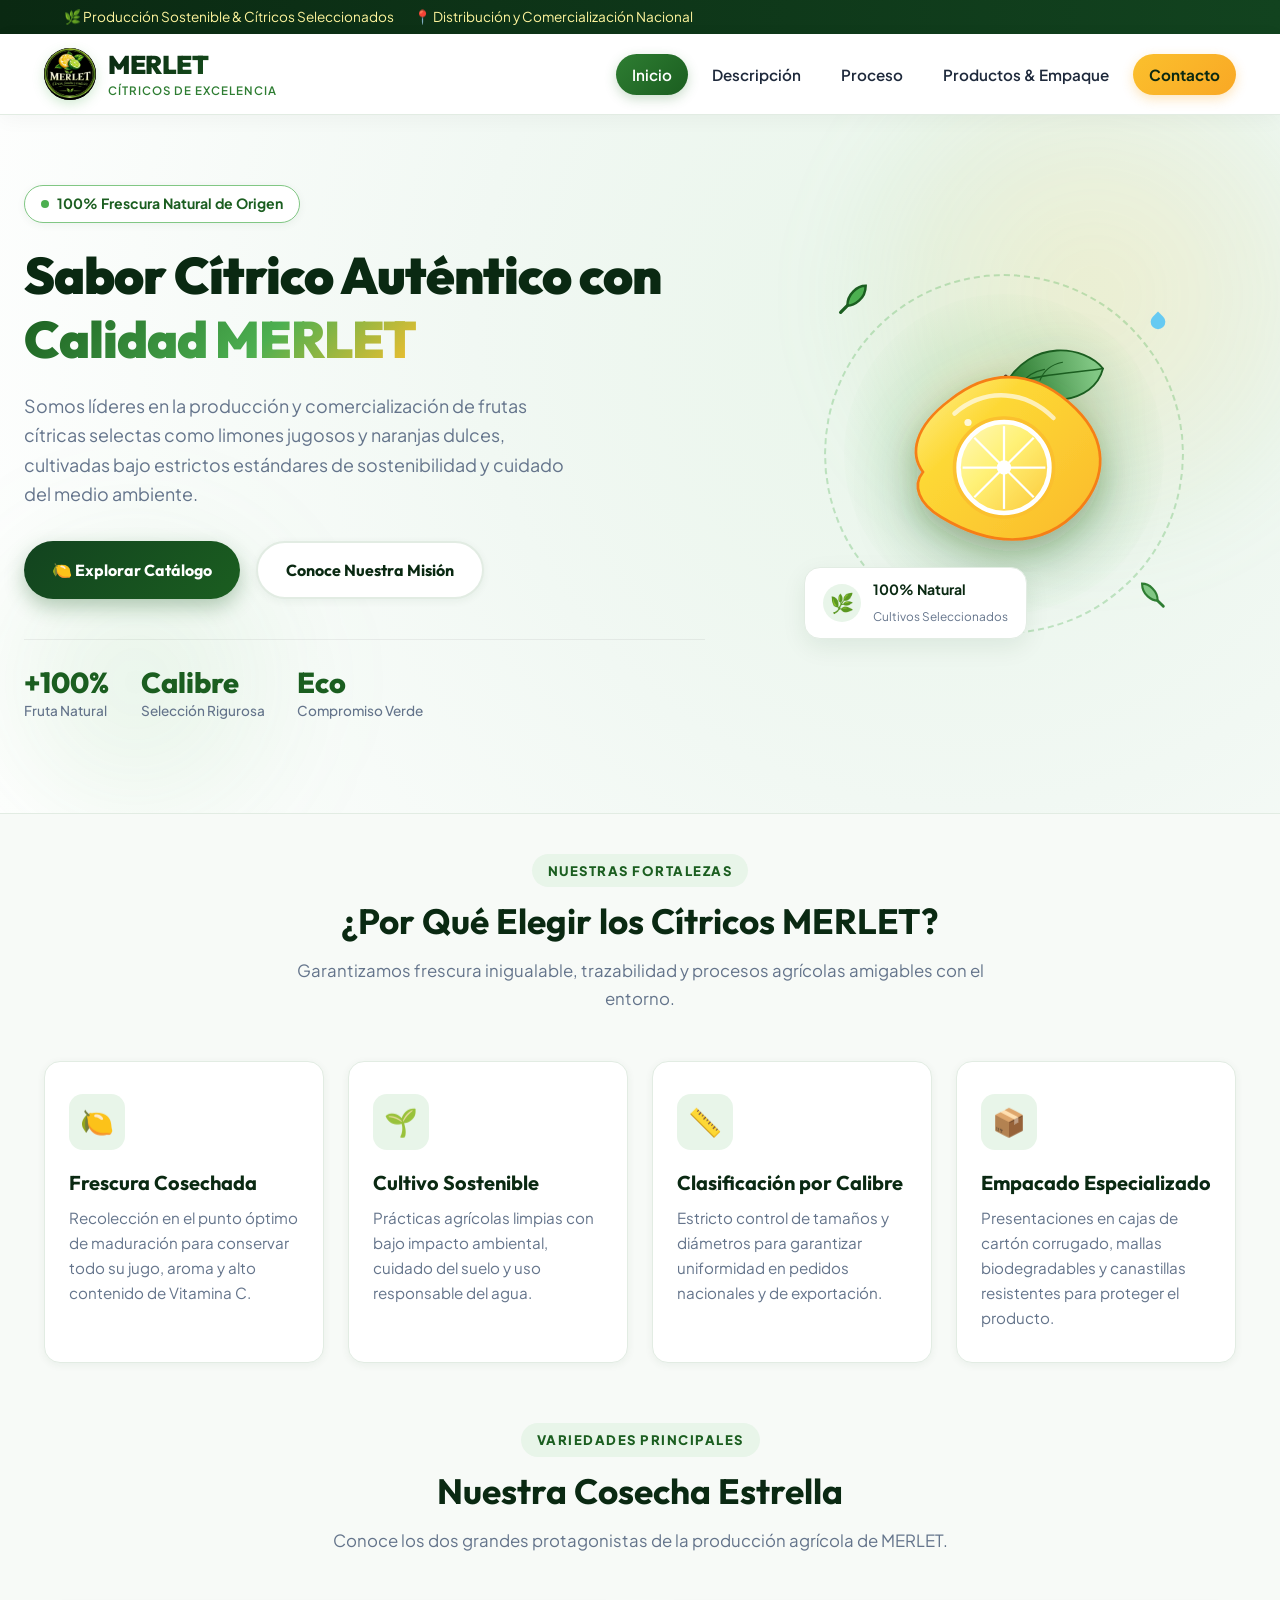
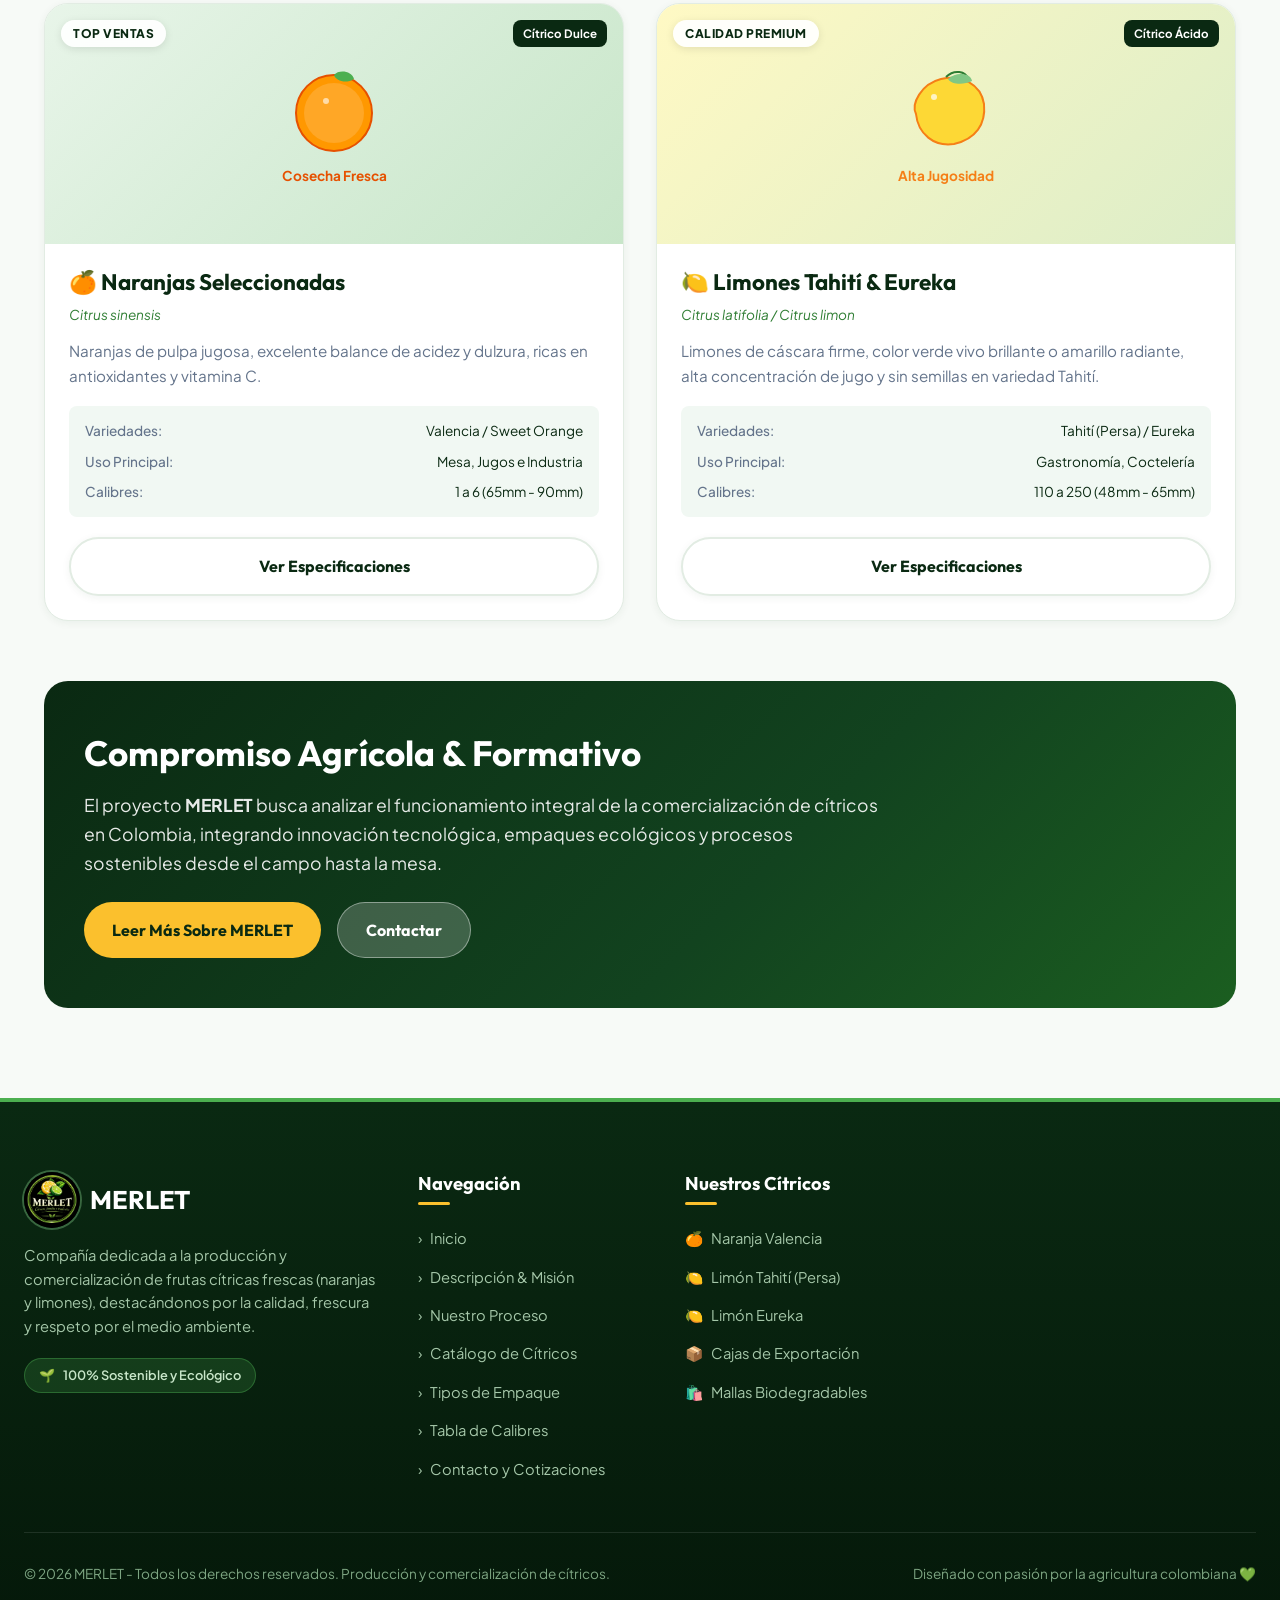
<file: index.html>
<!DOCTYPE html>
<html lang="es">
<head>
    <meta charset="UTF-8">
    <meta name="viewport" content="width=device-width, initial-scale=1.0">
    <title>MERLET | Frutas Cítricas de Calidad y Frescura</title>
    <meta name="description" content="MERLET - Empresa dedicada a la producción y comercialización de frutas cítricas como naranjas y limones frescos con compromiso ecológico.">
    <link rel="stylesheet" href="css/estilos.css">
</head>

<body>

    <!-- BARRA SUPERIOR DE ANUNCIO -->
    <div class="top-bar">
        <div class="top-bar-info">
            <span>🌿 Producción Sostenible & Cítricos Seleccionados</span>
            <span>📍 Distribución y Comercialización Nacional</span>
        </div>
        
    </div>

    <!-- NAVEGACIÓN PRINCIPAL -->
    <header class="navbar">
        <div class="nav-container">
            <a href="index.html" class="brand-logo">
                <div class="brand-icon-wrapper brand-icon-img">
                    <img src="imgs/logo.jpeg" alt="Logo MERLET">
                </div>
                <div class="brand-text">
                    <h1>MERLET</h1>
                    <span>Cítricos de Excelencia</span>
                </div>
            </a>

            <nav class="nav-links">
                <a href="index.html" class="active">Inicio</a>
                <a href="Descripcion.html">Descripción</a>
                <a href="Proceso.html">Proceso</a>
                <a href="Productos.html">Productos & Empaque</a>
                <a href="Contacto.html" class="nav-cta">Contacto</a>
            </nav>
        </div>
    </header>

    <!-- HERO SECTION IMPACTANTE CON LIMÓN ANIMADO -->
    <section class="hero-citrus">
        <div class="hero-container">
            
            <div class="hero-content">
                <div class="hero-badge">
                    <span class="pulse-dot"></span>
                    <span>100% Frescura Natural de Origen</span>
                </div>
                
                <h1>Sabor Cítrico Auténtico con <span class="highlight">Calidad MERLET</span></h1>
                
                <p class="hero-description">
                    Somos líderes en la producción y comercialización de frutas cítricas selectas como limones jugosos y naranjas dulces, cultivadas bajo estrictos estándares de sostenibilidad y cuidado del medio ambiente.
                </p>

                <div class="hero-actions">
                    <a href="Productos.html" class="btn btn-primary">
                        <span>🍋 Explorar Catálogo</span>
                    </a>
                    <a href="Descripcion.html" class="btn btn-secondary">
                        <span>Conoce Nuestra Misión</span>
                    </a>
                </div>

                <div class="hero-stats">
                    <div class="stat-item">
                        <h3>+100%</h3>
                        <p>Fruta Natural</p>
                    </div>
                    <div class="stat-item">
                        <h3>Calibre</h3>
                        <p>Selección Rigurosa</p>
                    </div>
                    <div class="stat-item">
                        <h3>Eco</h3>
                        <p>Compromiso Verde</p>
                    </div>
                </div>
            </div>

            <!-- ILUSTRACIÓN / COMPOSICIÓN DINÁMICA DEL LIMÓN -->
            <div class="hero-visual">
                <div class="citrus-showcase">
                    <div class="lemon-circle-glow"></div>
                    <div class="lemon-orbit-ring"></div>

                    <!-- Gotas y hojas flotantes animadas -->
                    <div class="floating-element float-leaf-1">
                        <svg width="40" height="40" viewBox="0 0 24 24" fill="none">
                            <path d="M19 4C14 4 8 9 8 16C12 16 19 12 19 4Z" fill="#4caf50" stroke="#1b5e20" stroke-width="1.5"/>
                            <path d="M8 16L4 20" stroke="#1b5e20" stroke-width="2" stroke-linecap="round"/>
                        </svg>
                    </div>

                    <div class="floating-element float-leaf-2">
                        <svg width="34" height="34" viewBox="0 0 24 24" fill="none">
                            <path d="M5 4C10 4 16 9 16 16C12 16 5 12 5 4Z" fill="#81c784" stroke="#2e7d32" stroke-width="1.5"/>
                            <path d="M16 16L20 20" stroke="#2e7d32" stroke-width="2" stroke-linecap="round"/>
                        </svg>
                    </div>

                    <div class="floating-element float-drop-1">
                        <svg width="22" height="22" viewBox="0 0 24 24" fill="none">
                            <path d="M12 2.69l5.66 5.66a8 8 0 1 1-11.31 0z" fill="#4fc3f7" opacity="0.85"/>
                        </svg>
                    </div>

                    <div class="floating-element float-drop-2">
                        <svg width="18" height="18" viewBox="0 0 24 24" fill="none">
                            <path d="M12 2.69l5.66 5.66a8 8 0 1 1-11.31 0z" fill="#81d4fa" opacity="0.8"/>
                        </svg>
                    </div>

                    <!-- LIMÓN PRINCIPAL EN VECTOR DE ALTA RESOLUCIÓN Y DETALLE -->
                    <div class="lemon-hero-art">
                        <svg viewBox="0 0 300 300" width="100%" height="100%" fill="none" xmlns="http://www.w3.org/2000/svg">
                            <defs>
                                <linearGradient id="lemonSkinGrad" x1="50" y1="50" x2="250" y2="250" gradientUnits="userSpaceOnUse">
                                    <stop offset="0%" stop-color="#fff59d"/>
                                    <stop offset="35%" stop-color="#fdd835"/>
                                    <stop offset="85%" stop-color="#fbc02d"/>
                                    <stop offset="100%" stop-color="#f57f17"/>
                                </linearGradient>
                                <linearGradient id="leafGrad" x1="150" y1="30" x2="240" y2="10" gradientUnits="userSpaceOnUse">
                                    <stop offset="0%" stop-color="#2e7d32"/>
                                    <stop offset="100%" stop-color="#81c784"/>
                                </linearGradient>
                                <linearGradient id="slicePulpGrad" x1="80" y1="80" x2="220" y2="220" gradientUnits="userSpaceOnUse">
                                    <stop offset="0%" stop-color="#fffde7"/>
                                    <stop offset="50%" stop-color="#fff176"/>
                                    <stop offset="100%" stop-color="#fbc02d"/>
                                </linearGradient>
                                <filter id="lemonGlow" x="-20%" y="-20%" width="140%" height="140%">
                                    <feDropShadow dx="0" dy="12" stdDeviation="15" flood-color="#1b5e20" flood-opacity="0.25"/>
                                </filter>
                            </defs>

                            <!-- Hoja del limón -->
                            <path d="M150 75 C180 20, 240 30, 260 55 C250 95, 190 100, 150 75 Z" fill="url(#leafGrad)" stroke="#1b5e20" stroke-width="2"/>
                            <path d="M150 75 C190 60, 230 60, 260 55" stroke="#1b5e20" stroke-width="1.8" stroke-linecap="round"/>
                            <path d="M190 68 C195 55, 205 50, 215 48" stroke="#1b5e20" stroke-width="1.2" stroke-linecap="round"/>
                            <path d="M170 72 C175 62, 185 58, 195 56" stroke="#1b5e20" stroke-width="1.2" stroke-linecap="round"/>
                            
                            <!-- Tallo -->
                            <path d="M142 88 C144 76, 148 68, 152 64" stroke="#4e342e" stroke-width="4.5" stroke-linecap="round"/>

                            <!-- Cuerpo del Limón (Forma Elíptica Cítrica con puntas) -->
                            <g filter="url(#lemonGlow)">
                                <path d="M 60 170 C 45 150, 50 120, 90 90 C 140 50, 190 60, 230 100 C 265 135, 265 175, 235 210 C 190 260, 130 250, 80 220 C 55 205, 48 185, 60 170 Z" 
                                      fill="url(#lemonSkinGrad)" stroke="#f57f17" stroke-width="3"/>
                                
                                <!-- Brillo de luz superior -->
                                <path d="M 95 105 C 130 75, 175 80, 205 110" stroke="#ffffff" stroke-width="5" stroke-linecap="round" opacity="0.65"/>
                                <circle cx="110" cy="115" r="4" fill="#ffffff" opacity="0.8"/>
                                
                                <!-- Rodaja frontal decorativa (Corte transversal) -->
                                <circle cx="150" cy="165" r="55" fill="#ffffff" stroke="#fbc02d" stroke-width="4"/>
                                <circle cx="150" cy="165" r="48" fill="url(#slicePulpGrad)"/>
                                
                                <!-- Gajos interiores del corte -->
                                <circle cx="150" cy="165" r="8" fill="#ffffff"/>
                                <!-- Segmentos radiantes -->
                                <line x1="150" y1="165" x2="150" y2="119" stroke="#ffffff" stroke-width="2.5"/>
                                <line x1="150" y1="165" x2="183" y2="132" stroke="#ffffff" stroke-width="2.5"/>
                                <line x1="150" y1="165" x2="196" y2="165" stroke="#ffffff" stroke-width="2.5"/>
                                <line x1="150" y1="165" x2="183" y2="198" stroke="#ffffff" stroke-width="2.5"/>
                                <line x1="150" y1="165" x2="150" y2="211" stroke="#ffffff" stroke-width="2.5"/>
                                <line x1="150" y1="165" x2="117" y2="198" stroke="#ffffff" stroke-width="2.5"/>
                                <line x1="150" y1="165" x2="104" y2="165" stroke="#ffffff" stroke-width="2.5"/>
                                <line x1="150" y1="165" x2="117" y2="132" stroke="#ffffff" stroke-width="2.5"/>
                            </g>
                        </svg>
                    </div>

                    <!-- Badge flotante de certificación -->
                    <div class="floating-badge">
                        <div class="floating-badge-icon">🌿</div>
                        <div class="floating-badge-text">
                            <strong>100% Natural</strong>
                            <span>Cultivos Seleccionados</span>
                        </div>
                    </div>
                </div>
            </div>

        </div>
    </section>

    <!-- CONTENIDO PRINCIPAL -->
    <main>

        <!-- SECCIÓN: PILARES Y VENTAJAS -->
        <section style="background: transparent; padding: 0; box-shadow: none; border: none;">
            <div class="section-header">
                <span class="section-tag">Nuestras Fortalezas</span>
                <h2 class="section-title">¿Por Qué Elegir los Cítricos MERLET?</h2>
                <p class="section-subtitle">Garantizamos frescura inigualable, trazabilidad y procesos agrícolas amigables con el entorno.</p>
            </div>

            <div class="features-grid">
                <div class="feature-card">
                    <div class="feature-icon-box">🍋</div>
                    <h3>Frescura Cosechada</h3>
                    <p>Recolección en el punto óptimo de maduración para conservar todo su jugo, aroma y alto contenido de Vitamina C.</p>
                </div>

                <div class="feature-card">
                    <div class="feature-icon-box">🌱</div>
                    <h3>Cultivo Sostenible</h3>
                    <p>Prácticas agrícolas limpias con bajo impacto ambiental, cuidado del suelo y uso responsable del agua.</p>
                </div>

                <div class="feature-card">
                    <div class="feature-icon-box">📏</div>
                    <h3>Clasificación por Calibre</h3>
                    <p>Estricto control de tamaños y diámetros para garantizar uniformidad en pedidos nacionales y de exportación.</p>
                </div>

                <div class="feature-card">
                    <div class="feature-icon-box">📦</div>
                    <h3>Empacado Especializado</h3>
                    <p>Presentaciones en cajas de cartón corrugado, mallas biodegradables y canastillas resistentes para proteger el producto.</p>
                </div>
            </div>
        </section>

        <!-- SECCIÓN: VISTA RÁPIDA DE PRODUCTOS -->
        <section style="background: transparent; padding: 0; box-shadow: none; border: none; margin-top: 40px;">
            <div class="section-header">
                <span class="section-tag">Variedades Principales</span>
                <h2 class="section-title">Nuestra Cosecha Estrella</h2>
                <p class="section-subtitle">Conoce los dos grandes protagonistas de la producción agrícola de MERLET.</p>
            </div>

            <div class="products-grid">
                <!-- Tarjeta Naranjas -->
                <div class="product-card">
                    <div class="product-img-wrapper">
                        <!-- Ilustración Cítrica SVG -->
                        <div class="product-placeholder-svg">
                            <svg width="100" height="100" viewBox="0 0 100 100" fill="none">
                                <circle cx="50" cy="54" r="38" fill="#ff9800" stroke="#e65100" stroke-width="2"/>
                                <circle cx="50" cy="54" r="30" fill="#ffa726"/>
                                <path d="M50 16 C55 10, 68 12, 70 20 C62 25, 52 22, 50 16 Z" fill="#4caf50"/>
                                <circle cx="42" cy="42" r="3" fill="#ffffff" opacity="0.6"/>
                            </svg>
                            <span style="font-weight: 700; color: #e65100; margin-top: 6px; font-size: 0.85rem;">Cosecha Fresca</span>
                        </div>
                        <span class="product-badge">Top Ventas</span>
                        <span class="product-category-tag">Cítrico Dulce</span>
                    </div>

                    <div class="product-body">
                        <h3>🍊 Naranjas Seleccionadas</h3>
                        <span class="product-scientific">Citrus sinensis</span>
                        <p>Naranjas de pulpa jugosa, excelente balance de acidez y dulzura, ricas en antioxidantes y vitamina C.</p>
                        
                        <ul class="product-spec-list">
                            <li><strong>Variedades:</strong> <span>Valencia / Sweet Orange</span></li>
                            <li><strong>Uso Principal:</strong> <span>Mesa, Jugos e Industria</span></li>
                            <li><strong>Calibres:</strong> <span>1 a 6 (65mm - 90mm)</span></li>
                        </ul>

                        <a href="Productos.html#naranjas" class="btn btn-secondary" style="width: 100%;">
                            Ver Especificaciones
                        </a>
                    </div>
                </div>

                <!-- Tarjeta Limones -->
                <div class="product-card">
                    <div class="product-img-wrapper">
                        <!-- Ilustración Limón SVG -->
                        <div class="product-placeholder-svg" style="background: linear-gradient(135deg, #fff9c4 0%, #dcedc8 100%);">
                            <svg width="100" height="100" viewBox="0 0 100 100" fill="none">
                                <path d="M20 55 C15 45, 25 25, 45 20 C65 15, 85 25, 88 45 C90 65, 80 80, 58 85 C38 88, 22 75, 20 55 Z" fill="#fdd835" stroke="#f57f17" stroke-width="2"/>
                                <path d="M50 18 C58 10, 70 12, 72 20" stroke="#2e7d32" stroke-width="2"/>
                                <path d="M52 20 C60 12, 75 14, 76 22 C68 26, 56 26, 52 20 Z" fill="#81c784"/>
                                <circle cx="38" cy="38" r="3" fill="#ffffff" opacity="0.7"/>
                            </svg>
                            <span style="font-weight: 700; color: #f57f17; margin-top: 6px; font-size: 0.85rem;">Alta Jugosidad</span>
                        </div>
                        <span class="product-badge">Calidad Premium</span>
                        <span class="product-category-tag">Cítrico Ácido</span>
                    </div>

                    <div class="product-body">
                        <h3>🍋 Limones Tahití & Eureka</h3>
                        <span class="product-scientific">Citrus latifolia / Citrus limon</span>
                        <p>Limones de cáscara firme, color verde vivo brillante o amarillo radiante, alta concentración de jugo y sin semillas en variedad Tahití.</p>
                        
                        <ul class="product-spec-list">
                            <li><strong>Variedades:</strong> <span>Tahití (Persa) / Eureka</span></li>
                            <li><strong>Uso Principal:</strong> <span>Gastronomía, Coctelería</span></li>
                            <li><strong>Calibres:</strong> <span>110 a 250 (48mm - 65mm)</span></li>
                        </ul>

                        <a href="Productos.html#limones" class="btn btn-secondary" style="width: 100%;">
                            Ver Especificaciones
                        </a>
                    </div>
                </div>
            </div>
        </section>

        <!-- BANNER INSTITUCIONAL DEL PROYECTO -->
        <section class="info-banner">
            <h2>Compromiso Agrícola & Formativo</h2>
            <p>
                El proyecto <strong>MERLET</strong> busca analizar el funcionamiento integral de la comercialización de cítricos en Colombia, integrando innovación tecnológica, empaques ecológicos y procesos sostenibles desde el campo hasta la mesa.
            </p>
            <div style="margin-top: 24px; display: flex; gap: 16px; flex-wrap: wrap;">
                <a href="Descripcion.html" class="btn" style="background: var(--citrus-lemon); color: var(--green-darkest);">
                    Leer Más Sobre MERLET
                </a>
                <a href="Contacto.html" class="btn" style="background: rgba(255,255,255,0.2); color: #ffffff; border: 1px solid rgba(255,255,255,0.4);">
                    Contactar
                </a>
            </div>
        </section>

    </main>

    <!-- FOOTER MODERNO Y ELEGANTE -->
    <footer class="modern-footer">
        <div class="footer-container">
            
            <!-- Columna 1: Info Empresa -->
            <div class="footer-col footer-about">
                <div style="display: flex; align-items: center; gap: 10px; margin-bottom: 8px;">
                    <img src="imgs/logo.jpeg" alt="Logo MERLET" class="footer-logo">
                    <h3 style="color: #ffffff; font-size: 1.6rem; margin: 0;">MERLET</h3>
                </div>
                <p>
                    Compañía dedicada a la producción y comercialización de frutas cítricas frescas (naranjas y limones), destacándonos por la calidad, frescura y respeto por el medio ambiente.
                </p>
                <div class="footer-eco-badge">
                    <span>🌱</span>
                    <span>100% Sostenible y Ecológico</span>
                </div>
            </div>

            <!-- Columna 2: Navegación Rápida -->
            <div class="footer-col">
                <h4>Navegación</h4>
                <ul class="footer-links-list">
                    <li><a href="index.html"><span>›</span> Inicio</a></li>
                    <li><a href="Descripcion.html"><span>›</span> Descripción & Misión</a></li>
                    <li><a href="Proceso.html"><span>›</span> Nuestro Proceso</a></li>
                    <li><a href="Productos.html"><span>›</span> Catálogo de Cítricos</a></li>
                    <li><a href="Productos.html#empaque"><span>›</span> Tipos de Empaque</a></li>
                    <li><a href="Productos.html#calibres"><span>›</span> Tabla de Calibres</a></li>
                    <li><a href="Contacto.html"><span>›</span> Contacto y Cotizaciones</a></li>
                </ul>
            </div>

            <!-- Columna 3: Productos y Servicios -->
            <div class="footer-col">
                <h4>Nuestros Cítricos</h4>
                <ul class="footer-links-list">
                    <li><a href="Productos.html"><span>🍊</span> Naranja Valencia</a></li>
                    <li><a href="Productos.html"><span>🍋</span> Limón Tahití (Persa)</a></li>
                    <li><a href="Productos.html"><span>🍋</span> Limón Eureka</a></li>
                    <li><a href="Productos.html#empaque"><span>📦</span> Cajas de Exportación</a></li>
                    <li><a href="Productos.html#empaque"><span>🛍️</span> Mallas Biodegradables</a></li>
                </ul>
            </div>

        </div>

        <!-- Barra Inferior de Copyright -->
        <div class="footer-bottom">
            <p>© 2026 MERLET - Todos los derechos reservados. Producción y comercialización de cítricos.</p>
            <p>Diseñado con pasión por la agricultura colombiana 💚</p>
        </div>
    </footer>

</body>
</html>
</file>
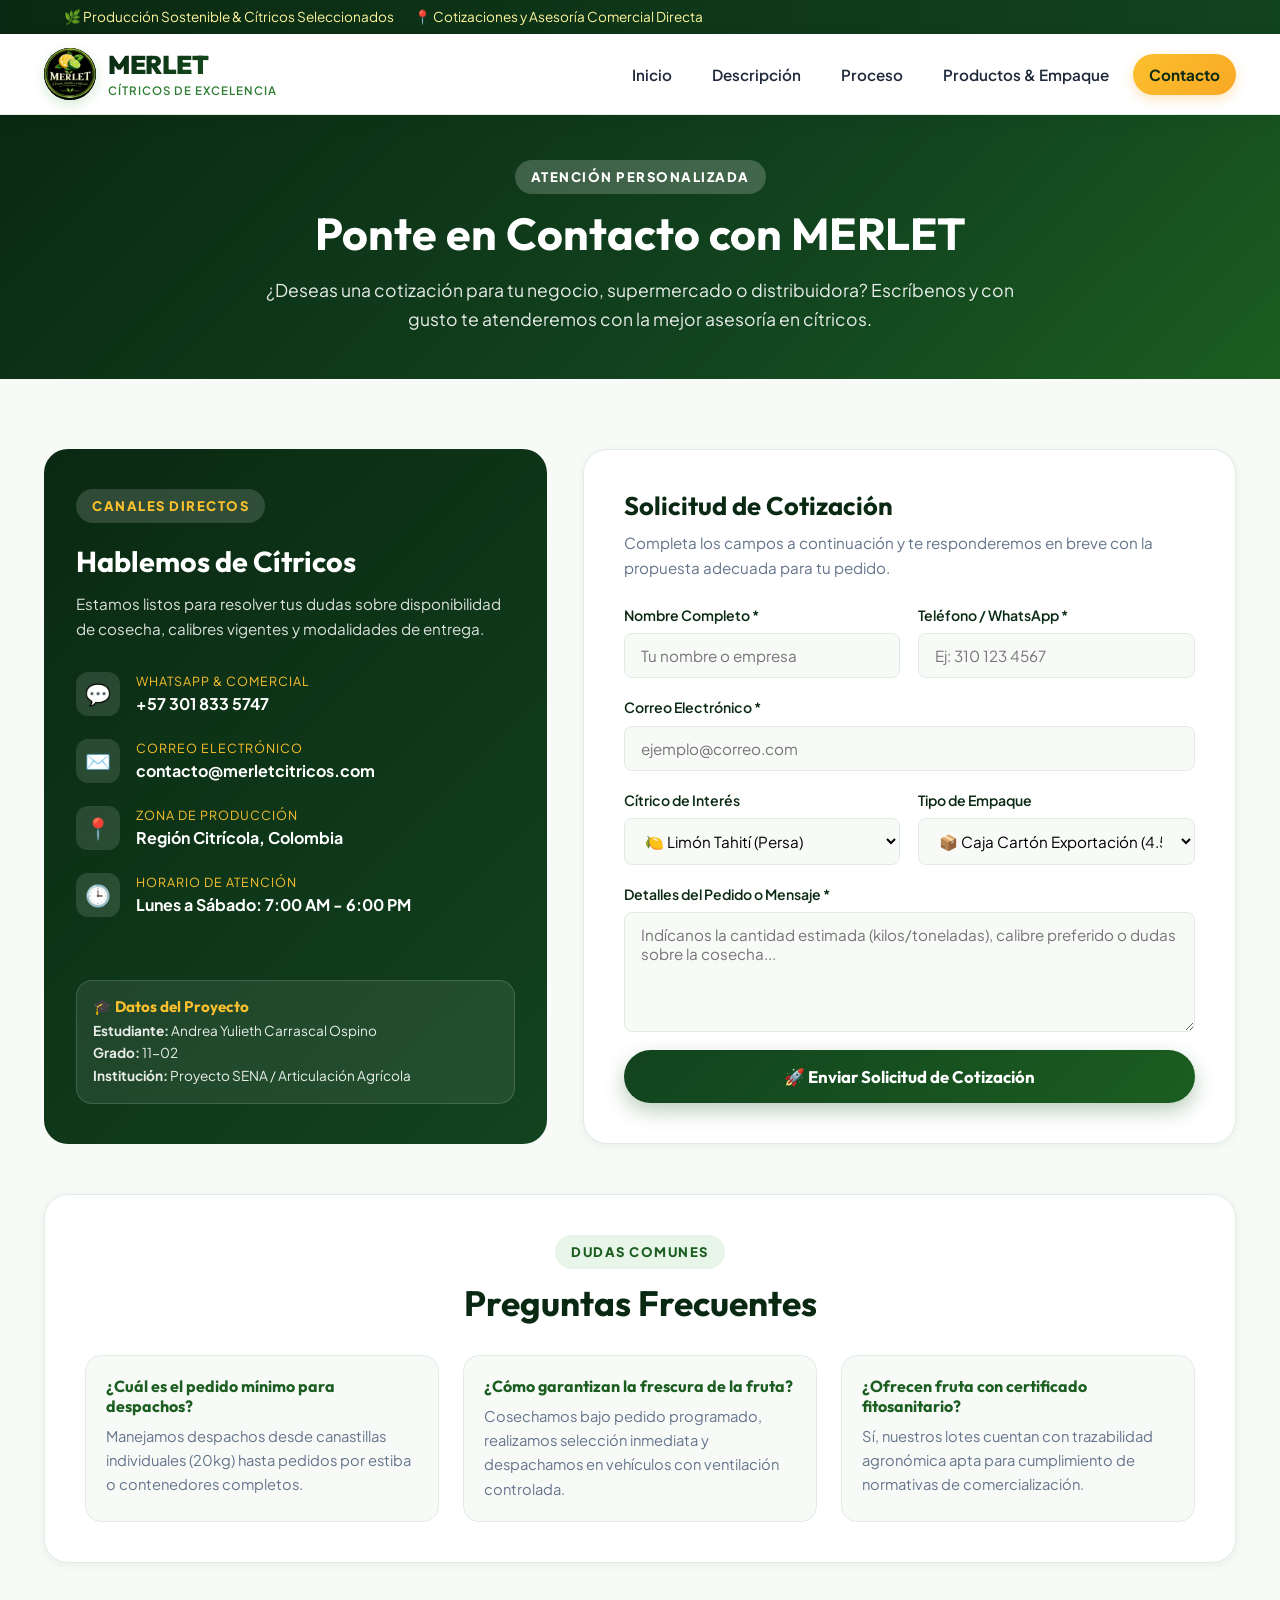
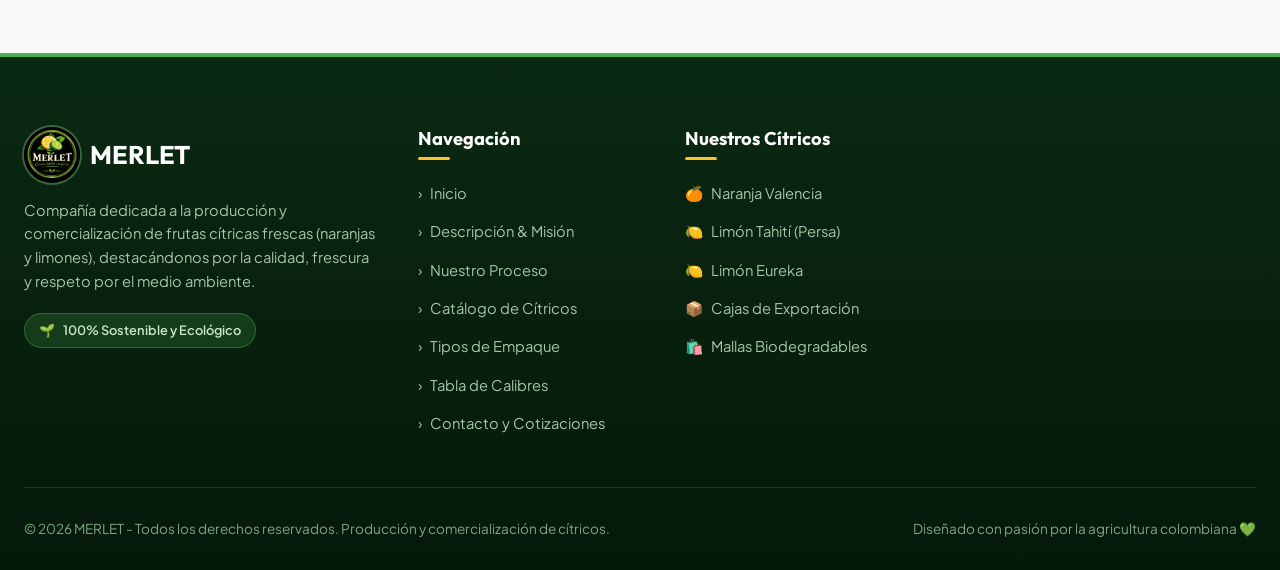
<file: Contacto.html>
<!DOCTYPE html>
<html lang="es">
<head>
    <meta charset="UTF-8">
    <meta name="viewport" content="width=device-width, initial-scale=1.0">
    <title>Contacto y Cotizaciones | MERLET Cítricos</title>
    <meta name="description" content="Contáctanos para cotizaciones de cítricos frescos (limones y naranjas) al por mayor, pedidos y asesoría personalizada de MERLET.">
    <link rel="stylesheet" href="css/estilos.css">
</head>

<body>

    <!-- BARRA SUPERIOR -->
    <div class="top-bar">
        <div class="top-bar-info">
            <span>🌿 Producción Sostenible & Cítricos Seleccionados</span>
            <span>📍 Cotizaciones y Asesoría Comercial Directa</span>
        </div>
        
    </div>

    <!-- NAVEGACIÓN PRINCIPAL -->
    <header class="navbar">
        <div class="nav-container">
            <a href="index.html" class="brand-logo">
                <div class="brand-icon-wrapper brand-icon-img">
                    <img src="imgs/logo.jpeg" alt="Logo MERLET">
                </div>
                <div class="brand-text">
                    <h1>MERLET</h1>
                    <span>Cítricos de Excelencia</span>
                </div>
            </a>

            <nav class="nav-links">
                <a href="index.html">Inicio</a>
                <a href="Descripcion.html">Descripción</a>
                <a href="Proceso.html">Proceso</a>
                <a href="Productos.html">Productos & Empaque</a>
                <a href="Contacto.html" class="active nav-cta">Contacto</a>
            </nav>
        </div>
    </header>

    <!-- BANNER DE ENCABEZADO -->
    <section class="info-banner" style="border-radius: 0; margin-bottom: 30px; padding: 45px 24px;">
        <div style="max-width: 1240px; margin: 0 auto; text-align: center;">
            <span class="section-tag" style="background: rgba(255,255,255,0.2); color: #ffffff; margin-bottom: 12px;">Atención Personalizada</span>
            <h1 style="color: #ffffff; font-size: 2.8rem; margin-bottom: 14px;">Ponte en Contacto con MERLET</h1>
            <p style="color: rgba(255,255,255,0.9); font-size: 1.1rem; margin: 0 auto; max-width: 750px;">
                ¿Deseas una cotización para tu negocio, supermercado o distribuidora? Escríbenos y con gusto te atenderemos con la mejor asesoría en cítricos.
            </p>
        </div>
    </section>

    <!-- CONTENIDO PRINCIPAL -->
    <main>

        <!-- WRAPPER DE CONTACTO (INFO + FORMULARIO) -->
        <div class="contact-wrapper">
            
            <!-- TARJETA LATERAL DE INFORMACIÓN DE CANALES -->
            <div class="contact-info-card">
                <div>
                    <span class="section-tag" style="background: rgba(255,255,255,0.15); color: var(--citrus-lemon);">Canales Directos</span>
                    <h3 style="margin-top: 8px;">Hablemos de Cítricos</h3>
                    <p>
                        Estamos listos para resolver tus dudas sobre disponibilidad de cosecha, calibres vigentes y modalidades de entrega.
                    </p>

                    <div class="contact-channel-list">
                        <div class="channel-item">
                            <div class="channel-icon">💬</div>
                            <div class="channel-details">
                                <span>WhatsApp & Comercial</span>
                                <strong>+57 301 833 5747</strong>
                            </div>
                        </div>

                        <div class="channel-item">
                            <div class="channel-icon">✉️</div>
                            <div class="channel-details">
                                <span>Correo Electrónico</span>
                                <strong>contacto@merletcitricos.com</strong>
                            </div>
                        </div>

                        <div class="channel-item">
                            <div class="channel-icon">📍</div>
                            <div class="channel-details">
                                <span>Zona de Producción</span>
                                <strong>Región Citrícola, Colombia</strong>
                            </div>
                        </div>

                        <div class="channel-item">
                            <div class="channel-icon">🕒</div>
                            <div class="channel-details">
                                <span>Horario de Atención</span>
                                <strong>Lunes a Sábado: 7:00 AM - 6:00 PM</strong>
                            </div>
                        </div>
                    </div>
                </div>

                <!-- FICHA DEL ESTUDIANTE / AUTORÍA -->
                <div class="project-author-box">
                    <h4>🎓 Datos del Proyecto</h4>
                    <p><strong>Estudiante:</strong> Andrea Yulieth Carrascal Ospino</p>
                    <p><strong>Grado:</strong> 11-02</p>
                    <p><strong>Institución:</strong> Proyecto SENA / Articulación Agrícola</p>
                </div>
            </div>

            <!-- FORMULARIO DE COTIZACIÓN Y CONTACTO -->
            <div class="contact-form-card">
                <h3>Solicitud de Cotización</h3>
                <p>Completa los campos a continuación y te responderemos en breve con la propuesta adecuada para tu pedido.</p>

                <form id="contactForm" onsubmit="handleContactSubmit(event)">
                    <div class="form-grid">
                        
                        <div class="form-group">
                            <label for="nombre">Nombre Completo *</label>
                            <input type="text" id="nombre" class="form-control" placeholder="Tu nombre o empresa" required>
                        </div>

                        <div class="form-group">
                            <label for="telefono">Teléfono / WhatsApp *</label>
                            <input type="tel" id="telefono" class="form-control" placeholder="Ej: 310 123 4567" required>
                        </div>

                        <div class="form-group full-width">
                            <label for="email">Correo Electrónico *</label>
                            <input type="email" id="email" class="form-control" placeholder="ejemplo@correo.com" required>
                        </div>

                        <div class="form-group">
                            <label for="producto">Cítrico de Interés</label>
                            <select id="producto" class="form-control">
                                <option value="tahiti">🍋 Limón Tahití (Persa)</option>
                                <option value="eureka">🍋 Limón Eureka (Amarillo)</option>
                                <option value="valencia">🍊 Naranja Valencia</option>
                                <option value="criolla">🍊 Naranja Criolla</option>
                                <option value="mixto">🍊🍋 Pedido Mixto</option>
                            </select>
                        </div>

                        <div class="form-group">
                            <label for="empaqueSelect">Tipo de Empaque</label>
                            <select id="empaqueSelect" class="form-control">
                                <option value="caja-export">📦 Caja Cartón Exportación (4.5kg / 18kg)</option>
                                <option value="malla">🛍️ Malla Retail (1kg / 2kg / 3kg)</option>
                                <option value="canastilla">🧺 Canastilla Plástica (20kg)</option>
                                <option value="granel">🚛 A granel / Por tonelada</option>
                            </select>
                        </div>

                        <div class="form-group full-width">
                            <label for="mensaje">Detalles del Pedido o Mensaje *</label>
                            <textarea id="mensaje" class="form-control" placeholder="Indícanos la cantidad estimada (kilos/toneladas), calibre preferido o dudas sobre la cosecha..." required></textarea>
                        </div>

                        <div class="form-group full-width">
                            <button type="submit" class="btn btn-primary" style="width: 100%; font-size: 1.05rem; padding: 16px;">
                                <span>🚀 Enviar Solicitud de Cotización</span>
                            </button>
                        </div>

                    </div>
                </form>

                <!-- MENSAJE DE CONFIRMACIÓN DINÁMICO -->
                <div id="formSuccessMessage" style="display: none; margin-top: 20px; padding: 16px 20px; background: #e8f5e9; border: 1.5px solid #4caf50; border-radius: var(--radius-sm); color: #1b5e20;">
                    <strong>✅ ¡Solicitud enviada con éxito!</strong>
                    <p style="margin: 4px 0 0; font-size: 0.92rem;">Gracias por contactar a <strong>MERLET</strong>. Nos comunicaremos contigo a la mayor brevedad.</p>
                </div>
            </div>

        </div>

        <!-- SECCIÓN DE PREGUNTAS FRECUENTES (FAQ) -->
        <section style="background: #ffffff; border-radius: var(--radius-lg); border: 1px solid var(--border-color); padding: 40px; margin-bottom: 50px; box-shadow: var(--shadow-sm);">
            <div class="section-header" style="margin-bottom: 30px;">
                <span class="section-tag">Dudas Comunes</span>
                <h2 class="section-title">Preguntas Frecuentes</h2>
            </div>

            <div style="display: grid; grid-template-columns: repeat(auto-fit, minmax(300px, 1fr)); gap: 24px;">
                <div style="background: var(--bg-main); padding: 20px; border-radius: var(--radius-md); border: 1px solid var(--border-color);">
                    <h4 style="color: var(--green-primary); margin-bottom: 8px;">¿Cuál es el pedido mínimo para despachos?</h4>
                    <p style="font-size: 0.92rem; color: var(--text-muted);">Manejamos despachos desde canastillas individuales (20kg) hasta pedidos por estiba o contenedores completos.</p>
                </div>

                <div style="background: var(--bg-main); padding: 20px; border-radius: var(--radius-md); border: 1px solid var(--border-color);">
                    <h4 style="color: var(--green-primary); margin-bottom: 8px;">¿Cómo garantizan la frescura de la fruta?</h4>
                    <p style="font-size: 0.92rem; color: var(--text-muted);">Cosechamos bajo pedido programado, realizamos selección inmediata y despachamos en vehículos con ventilación controlada.</p>
                </div>

                <div style="background: var(--bg-main); padding: 20px; border-radius: var(--radius-md); border: 1px solid var(--border-color);">
                    <h4 style="color: var(--green-primary); margin-bottom: 8px;">¿Ofrecen fruta con certificado fitosanitario?</h4>
                    <p style="font-size: 0.92rem; color: var(--text-muted);">Sí, nuestros lotes cuentan con trazabilidad agronómica apta para cumplimiento de normativas de comercialización.</p>
                </div>
            </div>
        </section>

    </main>

    <!-- FOOTER MODERNO -->
    <footer class="modern-footer">
        <div class="footer-container">
            
            <div class="footer-col footer-about">
                <div style="display: flex; align-items: center; gap: 10px; margin-bottom: 8px;">
                    <img src="imgs/logo.jpeg" alt="Logo MERLET" class="footer-logo">
                    <h3 style="color: #ffffff; font-size: 1.6rem; margin: 0;">MERLET</h3>
                </div>
                <p>
                    Compañía dedicada a la producción y comercialización de frutas cítricas frescas (naranjas y limones), destacándonos por la calidad, frescura y respeto por el medio ambiente.
                </p>
                <div class="footer-eco-badge">
                    <span>🌱</span>
                    <span>100% Sostenible y Ecológico</span>
                </div>
            </div>

            <div class="footer-col">
                <h4>Navegación</h4>
                <ul class="footer-links-list">
                    <li><a href="index.html"><span>›</span> Inicio</a></li>
                    <li><a href="Descripcion.html"><span>›</span> Descripción & Misión</a></li>
                    <li><a href="Proceso.html"><span>›</span> Nuestro Proceso</a></li>
                    <li><a href="Productos.html"><span>›</span> Catálogo de Cítricos</a></li>
                    <li><a href="Productos.html#empaque"><span>›</span> Tipos de Empaque</a></li>
                    <li><a href="Productos.html#calibres"><span>›</span> Tabla de Calibres</a></li>
                    <li><a href="Contacto.html"><span>›</span> Contacto y Cotizaciones</a></li>
                </ul>
            </div>

            <div class="footer-col">
                <h4>Nuestros Cítricos</h4>
                <ul class="footer-links-list">
                    <li><a href="Productos.html#naranjas"><span>🍊</span> Naranja Valencia</a></li>
                    <li><a href="Productos.html#limones"><span>🍋</span> Limón Tahití (Persa)</a></li>
                    <li><a href="Productos.html#limones"><span>🍋</span> Limón Eureka</a></li>
                    <li><a href="Productos.html#empaque"><span>📦</span> Cajas de Exportación</a></li>
                    <li><a href="Productos.html#empaque"><span>🛍️</span> Mallas Biodegradables</a></li>
                </ul>
            </div>

         

        </div>

        <div class="footer-bottom">
            <p>© 2026 MERLET - Todos los derechos reservados. Producción y comercialización de cítricos.</p>
            <p>Diseñado con pasión por la agricultura colombiana 💚</p>
        </div>
    </footer>

    <!-- SCRIPT DE INTERACCIÓN DEL FORMULARIO -->
    <script>
        function handleContactSubmit(event) {
            event.preventDefault();

            // Datos escritos por el visitante
            const nombre = document.getElementById('nombre').value.trim();
            const telefono = document.getElementById('telefono').value.trim();
            const email = document.getElementById('email').value.trim();
            const producto = document.getElementById('producto').selectedOptions[0].text;
            const empaque = document.getElementById('empaqueSelect').selectedOptions[0].text;
            const mensaje = document.getElementById('mensaje').value.trim();

            // Número de WhatsApp de MERLET en formato internacional, sin signos ni espacios
            const numeroWhatsApp = '573018335747';

            const textoWhatsApp =
                'Hola, MERLET. Deseo realizar una solicitud de cotización.\n\n' +
                'Nombre: ' + nombre + '\n' +
                'Teléfono: ' + telefono + '\n' +
                'Correo: ' + email + '\n' +
                'Cítrico de interés: ' + producto + '\n' +
                'Tipo de empaque: ' + empaque + '\n' +
                'Detalles del pedido o mensaje: ' + mensaje;

            const enlaceWhatsApp =
                'https://wa.me/' + numeroWhatsApp + '?text=' +
                encodeURIComponent(textoWhatsApp);

            // Abre WhatsApp con el mensaje preparado. El visitante debe pulsar Enviar.
            window.open(enlaceWhatsApp, '_blank', 'noopener,noreferrer');

            const successBox = document.getElementById('formSuccessMessage');
            successBox.style.display = 'block';
            successBox.innerHTML =
                '<strong>✅ ¡Tu mensaje está listo en WhatsApp!</strong>' +
                '<p style="margin: 4px 0 0; font-size: 0.92rem;">' +
                'Revisa la conversación y pulsa <strong>Enviar</strong> en WhatsApp para completar el envío a MERLET.' +
                '</p>';

            setTimeout(() => {
                successBox.scrollIntoView({ behavior: 'smooth', block: 'center' });
            }, 100);
        }

        // Selección automática de producto si viene por URL
        window.addEventListener('DOMContentLoaded', () => {
            const urlParams = new URLSearchParams(window.location.search);
            const prod = urlParams.get('prod');
            if (prod) {
                const selectElem = document.getElementById('producto');
                if (prod.includes('tahiti')) selectElem.value = 'tahiti';
                else if (prod.includes('eureka')) selectElem.value = 'eureka';
                else if (prod.includes('valencia')) selectElem.value = 'valencia';
                else if (prod.includes('criolla')) selectElem.value = 'criolla';
            }
        });
    </script>

</body>
</html>
</file>
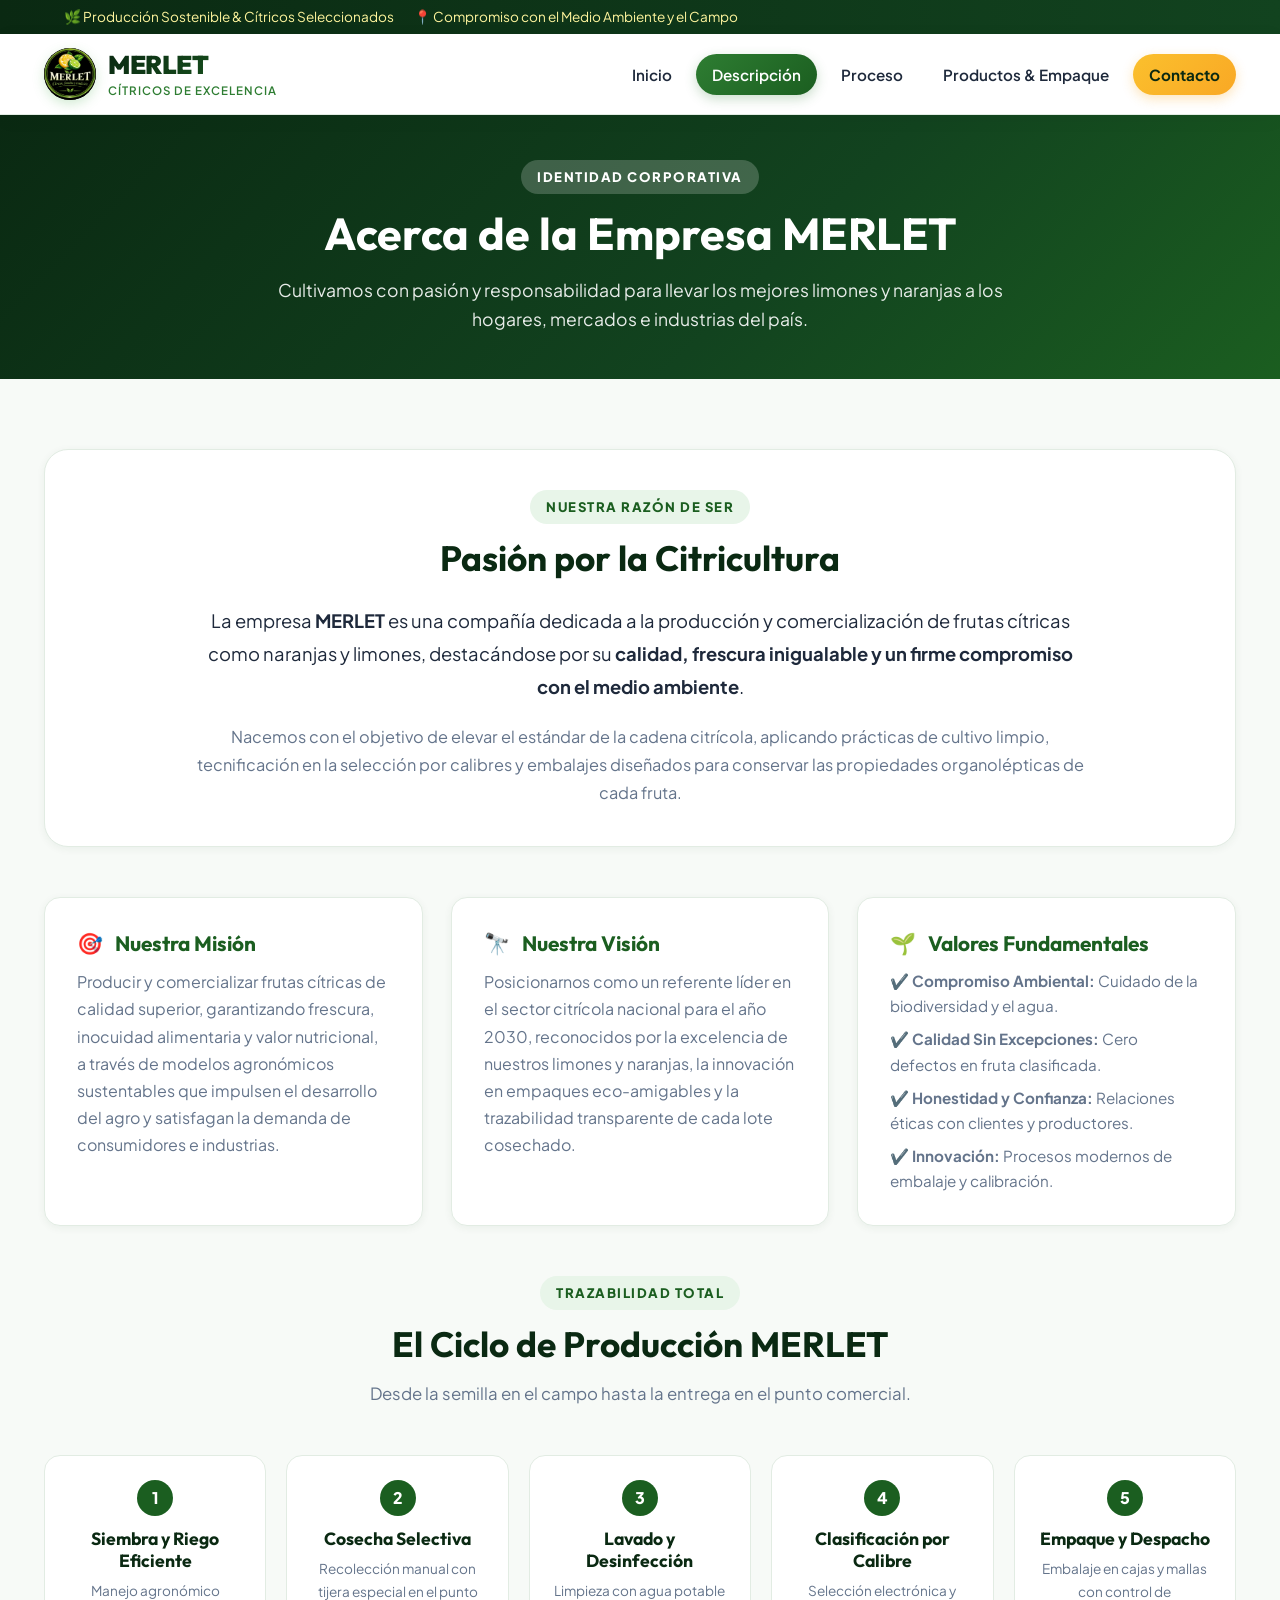
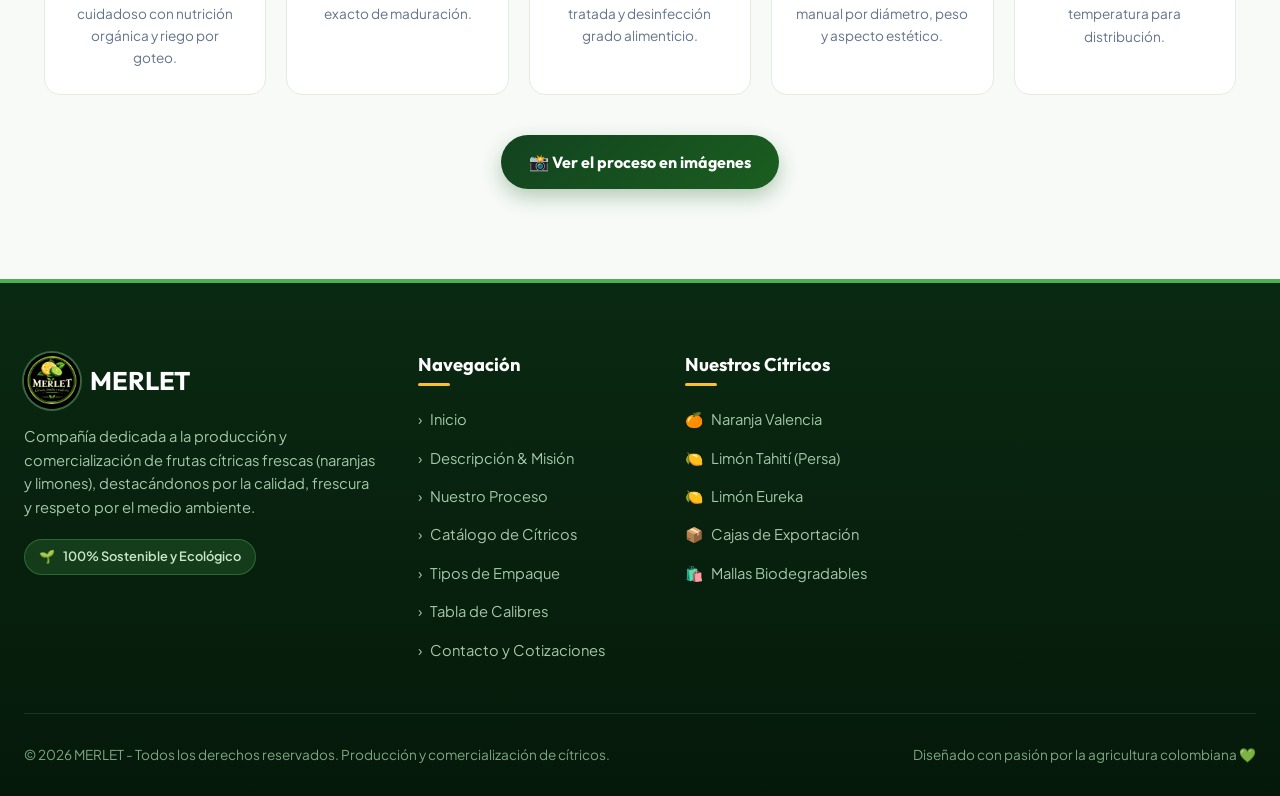
<file: Descripcion.html>
<!DOCTYPE html>
<html lang="es">
<head>
    <meta charset="UTF-8">
    <meta name="viewport" content="width=device-width, initial-scale=1.0">
    <title>Descripción & Misión | MERLET</title>
    <meta name="description" content="Conoce la historia, misión, visión y prácticas ecológicas de MERLET, empresa dedicada a la producción y comercialización de frutas cítricas.">
    <link rel="stylesheet" href="css/estilos.css">
</head>

<body>

    <!-- BARRA SUPERIOR -->
    <div class="top-bar">
        <div class="top-bar-info">
            <span>🌿 Producción Sostenible & Cítricos Seleccionados</span>
            <span>📍 Compromiso con el Medio Ambiente y el Campo</span>
        </div>
        
    </div>

    <!-- NAVEGACIÓN PRINCIPAL -->
    <header class="navbar">
        <div class="nav-container">
            <a href="index.html" class="brand-logo">
                <div class="brand-icon-wrapper brand-icon-img">
                    <img src="imgs/logo.jpeg" alt="Logo MERLET">
                </div>
                <div class="brand-text">
                    <h1>MERLET</h1>
                    <span>Cítricos de Excelencia</span>
                </div>
            </a>

            <nav class="nav-links">
                <a href="index.html">Inicio</a>
                <a href="Descripcion.html" class="active">Descripción</a>
                <a href="Proceso.html">Proceso</a>
                <a href="Productos.html">Productos & Empaque</a>
                <a href="Contacto.html" class="nav-cta">Contacto</a>
            </nav>
        </div>
    </header>

    <!-- BANNER DE ENCABEZADO -->
    <section class="info-banner" style="border-radius: 0; margin-bottom: 30px; padding: 45px 24px;">
        <div style="max-width: 1240px; margin: 0 auto; text-align: center;">
            <span class="section-tag" style="background: rgba(255,255,255,0.2); color: #ffffff; margin-bottom: 12px;">Identidad Corporativa</span>
            <h1 style="color: #ffffff; font-size: 2.8rem; margin-bottom: 14px;">Acerca de la Empresa MERLET</h1>
            <p style="color: rgba(255,255,255,0.9); font-size: 1.1rem; margin: 0 auto; max-width: 750px;">
                Cultivamos con pasión y responsabilidad para llevar los mejores limones y naranjas a los hogares, mercados e industrias del país.
            </p>
        </div>
    </section>

    <!-- CONTENIDO PRINCIPAL -->
    <main>

        <!-- 1. RESUMEN EJECUTIVO Y DESCRIPCIÓN GENERAL -->
        <section style="background: #ffffff; border-radius: var(--radius-lg); border: 1px solid var(--border-color); padding: 40px; margin-bottom: 50px; box-shadow: var(--shadow-sm);">
            <div style="max-width: 900px; margin: 0 auto;">
                <div class="section-header" style="margin-bottom: 24px;">
                    <span class="section-tag">Nuestra Razón de Ser</span>
                    <h2 class="section-title">Pasión por la Citricultura</h2>
                </div>
                
                <p style="font-size: 1.15rem; color: var(--text-main); line-height: 1.8; margin-bottom: 20px; text-align: center;">
                    La empresa <strong>MERLET</strong> es una compañía dedicada a la producción y comercialización de frutas cítricas como naranjas y limones, destacándose por su <strong>calidad, frescura inigualable y un firme compromiso con el medio ambiente</strong>.
                </p>
                <p style="color: var(--text-muted); font-size: 1.02rem; line-height: 1.7; text-align: center;">
                    Nacemos con el objetivo de elevar el estándar de la cadena citrícola, aplicando prácticas de cultivo limpio, tecnificación en la selección por calibres y embalajes diseñados para conservar las propiedades organolépticas de cada fruta.
                </p>
            </div>
        </section>

        <!-- 2. MISIÓN, VISIÓN Y VALORES -->
        <div class="values-grid">
            
            <div class="value-card">
                <h3><span>🎯</span> Nuestra Misión</h3>
                <p style="color: var(--text-muted); line-height: 1.7;">
                    Producir y comercializar frutas cítricas de calidad superior, garantizando frescura, inocuidad alimentaria y valor nutricional, a través de modelos agronómicos sustentables que impulsen el desarrollo del agro y satisfagan la demanda de consumidores e industrias.
                </p>
            </div>

            <div class="value-card">
                <h3><span>🔭</span> Nuestra Visión</h3>
                <p style="color: var(--text-muted); line-height: 1.7;">
                    Posicionarnos como un referente líder en el sector citrícola nacional para el año 2030, reconocidos por la excelencia de nuestros limones y naranjas, la innovación en empaques eco-amigables y la trazabilidad transparente de cada lote cosechado.
                </p>
            </div>

            <div class="value-card">
                <h3><span>🌱</span> Valores Fundamentales</h3>
                <ul style="list-style: none; padding-left: 0; color: var(--text-muted); display: flex; flex-direction: column; gap: 8px; font-size: 0.95rem;">
                    <li>✔️ <strong>Compromiso Ambiental:</strong> Cuidado de la biodiversidad y el agua.</li>
                    <li>✔️ <strong>Calidad Sin Excepciones:</strong> Cero defectos en fruta clasificada.</li>
                    <li>✔️ <strong>Honestidad y Confianza:</strong> Relaciones éticas con clientes y productores.</li>
                    <li>✔️ <strong>Innovación:</strong> Procesos modernos de embalaje y calibración.</li>
                </ul>
            </div>

        </div>

        <!-- 3. PROCESO PRODUCTIVO (5 ETAPAS) -->
        <section style="margin-bottom: 50px;">
            <div class="section-header">
                <span class="section-tag">Trazabilidad Total</span>
                <h2 class="section-title">El Ciclo de Producción MERLET</h2>
                <p class="section-subtitle">Desde la semilla en el campo hasta la entrega en el punto comercial.</p>
            </div>

            <div class="process-timeline">
                <div class="process-step">
                    <div class="step-number">1</div>
                    <h4>Siembra y Riego Eficiente</h4>
                    <p>Manejo agronómico cuidadoso con nutrición orgánica y riego por goteo.</p>
                </div>

                <div class="process-step">
                    <div class="step-number">2</div>
                    <h4>Cosecha Selectiva</h4>
                    <p>Recolección manual con tijera especial en el punto exacto de maduración.</p>
                </div>

                <div class="process-step">
                    <div class="step-number">3</div>
                    <h4>Lavado y Desinfección</h4>
                    <p>Limpieza con agua potable tratada y desinfección grado alimenticio.</p>
                </div>

                <div class="process-step">
                    <div class="step-number">4</div>
                    <h4>Clasificación por Calibre</h4>
                    <p>Selección electrónica y manual por diámetro, peso y aspecto estético.</p>
                </div>

                <div class="process-step">
                    <div class="step-number">5</div>
                    <h4>Empaque y Despacho</h4>
                    <p>Embalaje en cajas y mallas con control de temperatura para distribución.</p>
                </div>
            </div>

            <div style="text-align: center;">
                <a href="Proceso.html" class="btn btn-primary">📸 Ver el proceso en imágenes</a>
            </div>
        </section>

        

    </main>

    <!-- FOOTER MODERNO -->
    <footer class="modern-footer">
        <div class="footer-container">
            
            <div class="footer-col footer-about">
                <div style="display: flex; align-items: center; gap: 10px; margin-bottom: 8px;">
                    <img src="imgs/logo.jpeg" alt="Logo MERLET" class="footer-logo">
                    <h3 style="color: #ffffff; font-size: 1.6rem; margin: 0;">MERLET</h3>
                </div>
                <p>
                    Compañía dedicada a la producción y comercialización de frutas cítricas frescas (naranjas y limones), destacándonos por la calidad, frescura y respeto por el medio ambiente.
                </p>
                <div class="footer-eco-badge">
                    <span>🌱</span>
                    <span>100% Sostenible y Ecológico</span>
                </div>
            </div>

            <div class="footer-col">
                <h4>Navegación</h4>
                <ul class="footer-links-list">
                    <li><a href="index.html"><span>›</span> Inicio</a></li>
                    <li><a href="Descripcion.html"><span>›</span> Descripción & Misión</a></li>
                    <li><a href="Proceso.html"><span>›</span> Nuestro Proceso</a></li>
                    <li><a href="Productos.html"><span>›</span> Catálogo de Cítricos</a></li>
                    <li><a href="Productos.html#empaque"><span>›</span> Tipos de Empaque</a></li>
                    <li><a href="Productos.html#calibres"><span>›</span> Tabla de Calibres</a></li>
                    <li><a href="Contacto.html"><span>›</span> Contacto y Cotizaciones</a></li>
                </ul>
            </div>

            <div class="footer-col">
                <h4>Nuestros Cítricos</h4>
                <ul class="footer-links-list">
                    <li><a href="Productos.html#naranjas"><span>🍊</span> Naranja Valencia</a></li>
                    <li><a href="Productos.html#limones"><span>🍋</span> Limón Tahití (Persa)</a></li>
                    <li><a href="Productos.html#limones"><span>🍋</span> Limón Eureka</a></li>
                    <li><a href="Productos.html#empaque"><span>📦</span> Cajas de Exportación</a></li>
                    <li><a href="Productos.html#empaque"><span>🛍️</span> Mallas Biodegradables</a></li>
                </ul>
            </div>

           
        </div>

        <div class="footer-bottom">
            <p>© 2026 MERLET - Todos los derechos reservados. Producción y comercialización de cítricos.</p>
            <p>Diseñado con pasión por la agricultura colombiana 💚</p>
        </div>
    </footer>

</body>
</html>
</file>
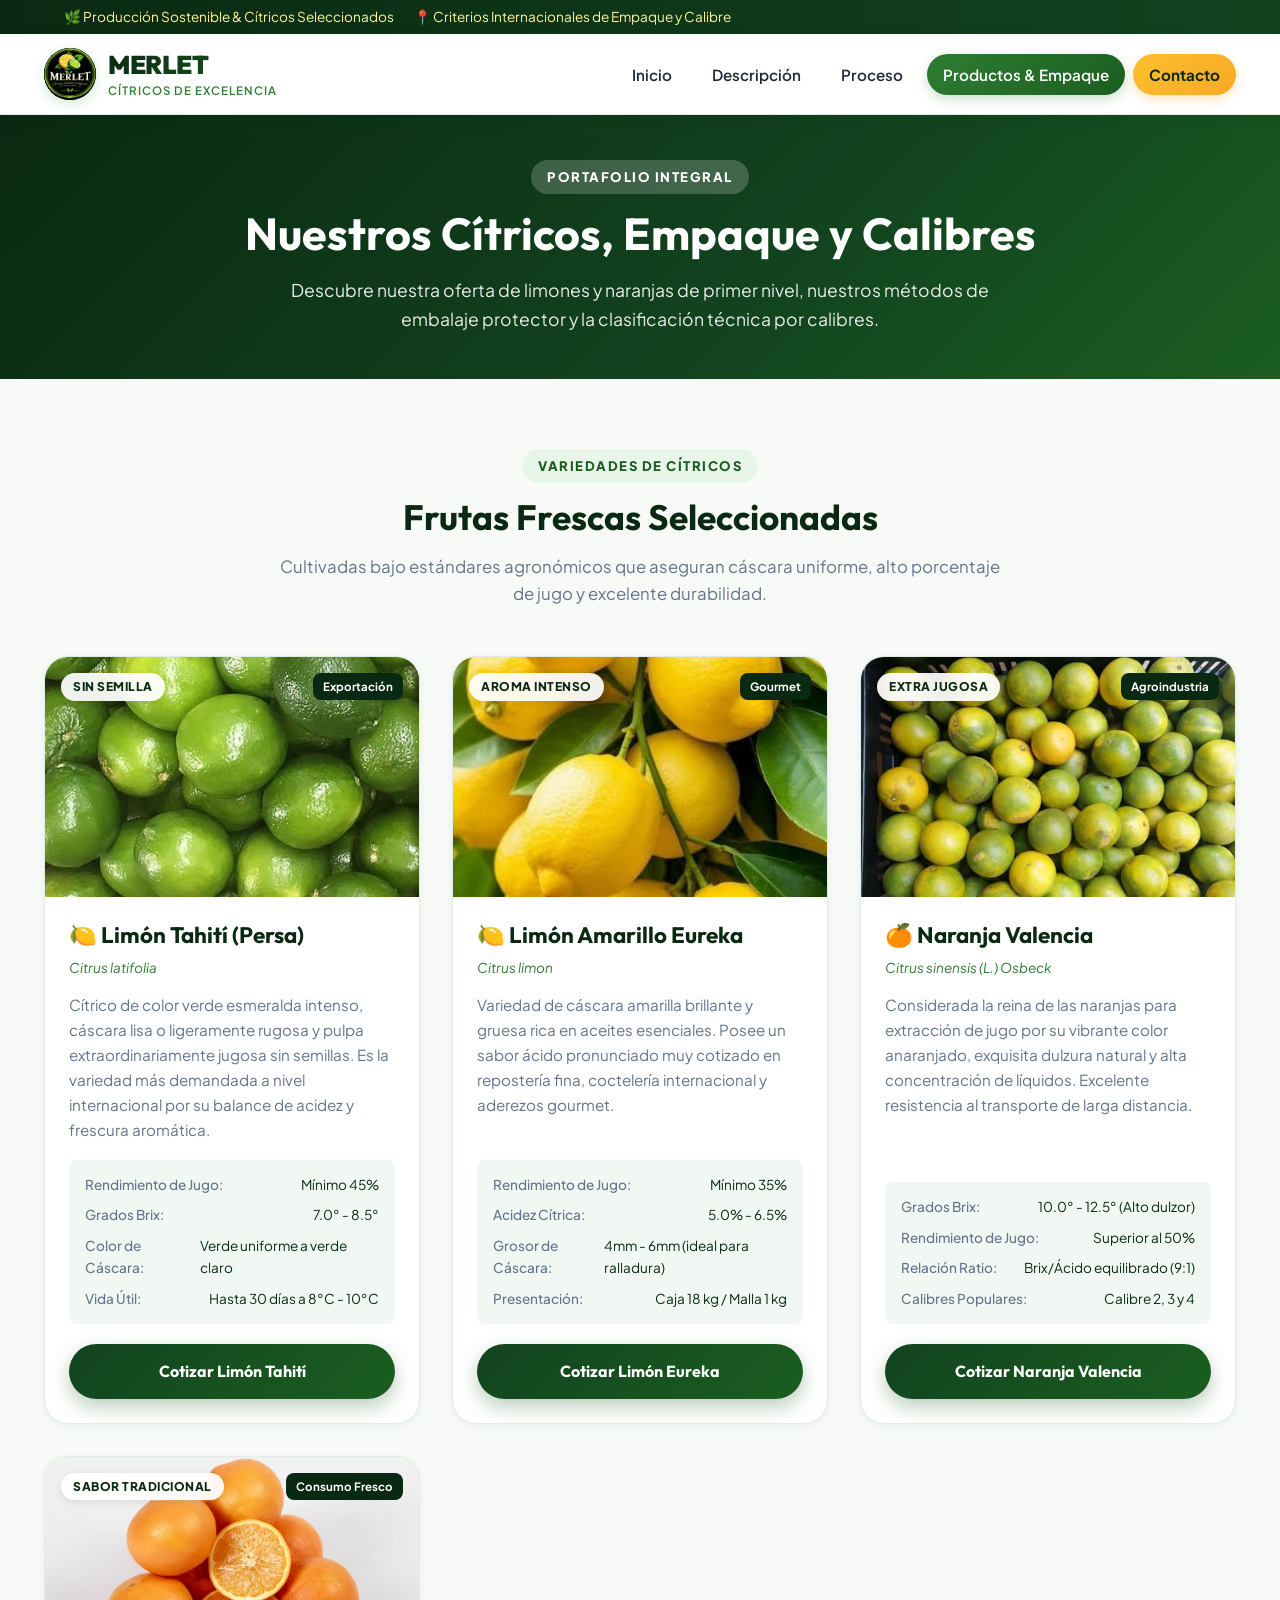
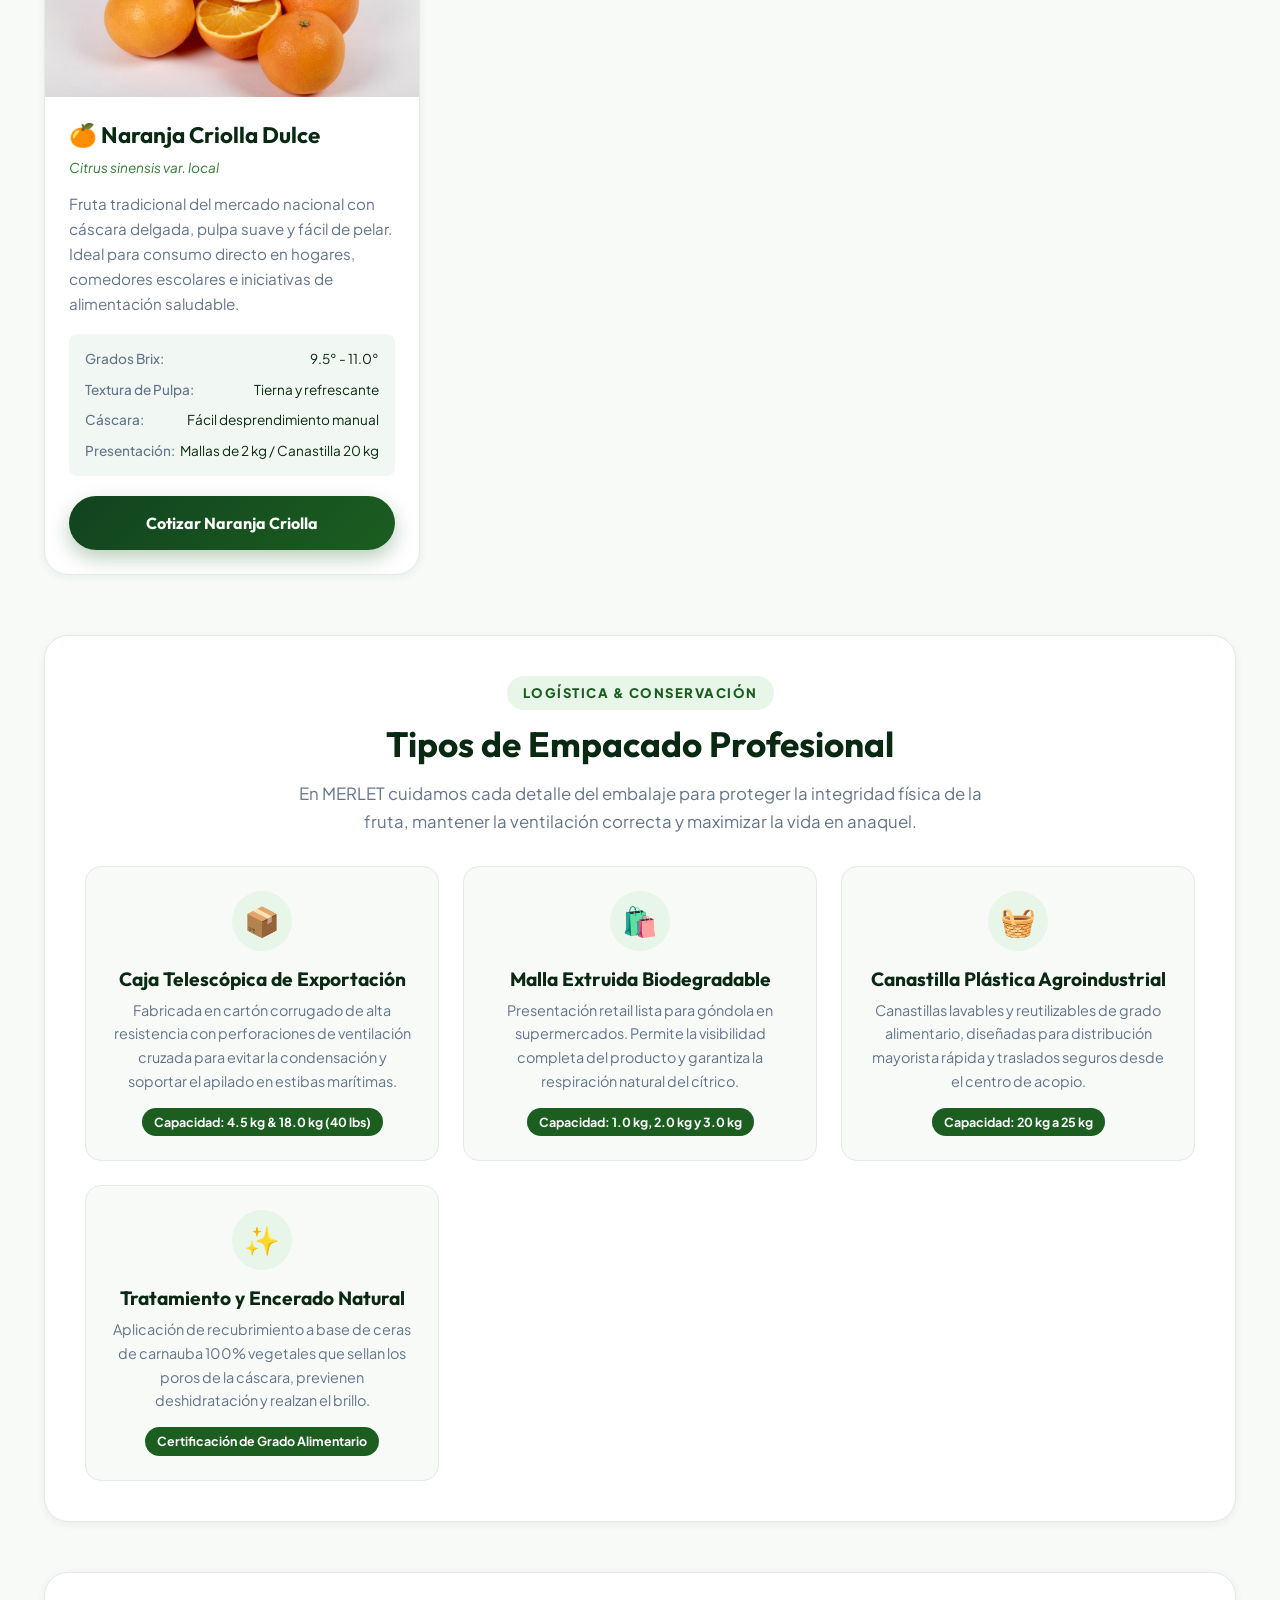
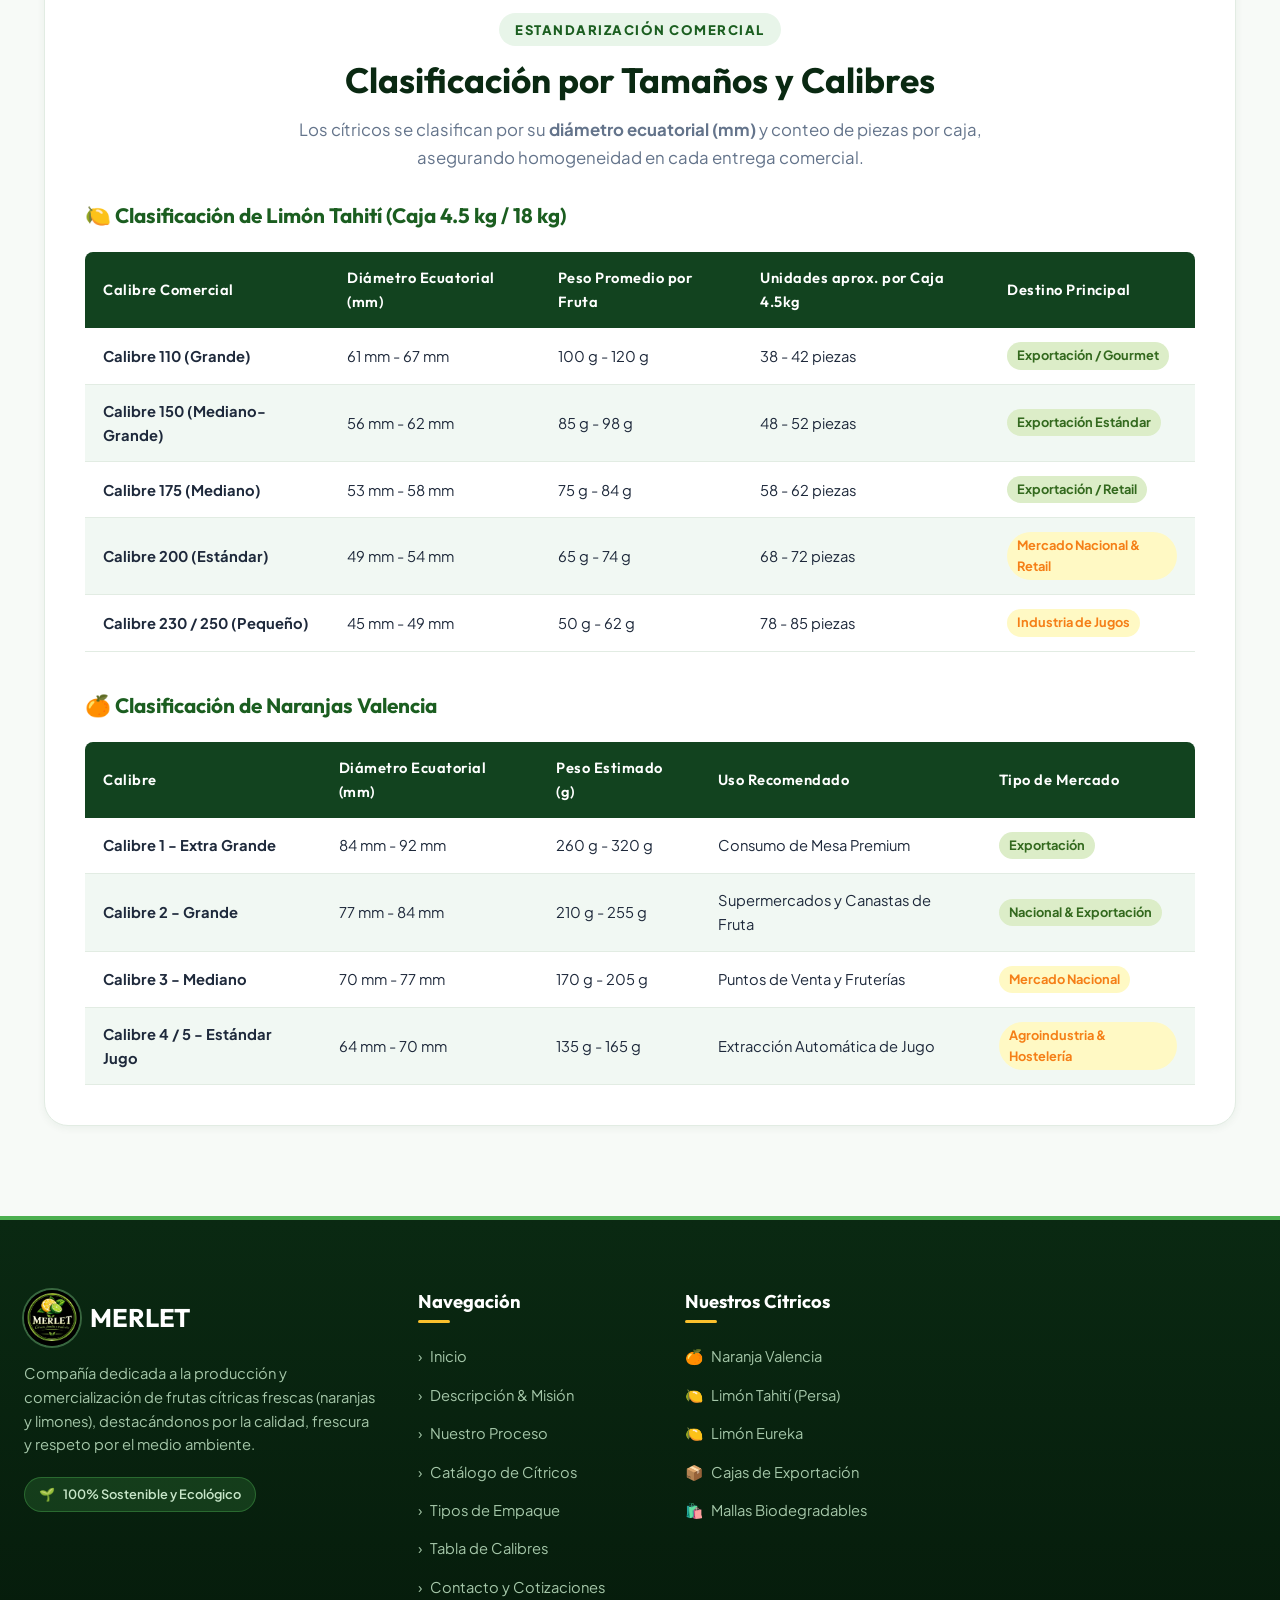
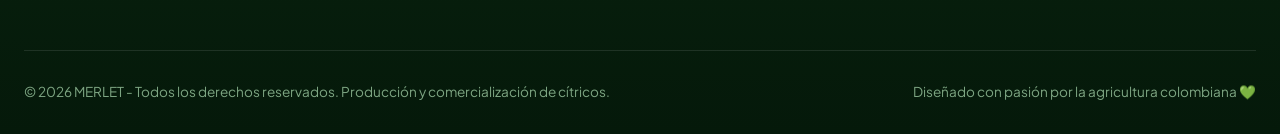
<file: Productos.html>
<!DOCTYPE html>
<html lang="es">
<head>
    <meta charset="UTF-8">
    <meta name="viewport" content="width=device-width, initial-scale=1.0">
    <title>Productos, Empaque y Calibres | MERLET</title>
    <meta name="description" content="Catálogo completo de cítricos MERLET: Naranjas y Limones de exportación, especificaciones técnicas de empaque y tablas de calibres.">
    <link rel="stylesheet" href="css/estilos.css">

    <style>
        .product-img-wrapper {
            position: relative;
            overflow: hidden;
        }

        .product-photo {
            display: block;
            width: 100%;
            height: 250px;
            object-fit: cover;
            border-radius: 14px 14px 0 0;
            transition: transform 0.4s ease;
        }

        .product-card:hover .product-photo {
            transform: scale(1.05);
        }
    </style>

</head>

<body>

    <!-- BARRA SUPERIOR -->
    <div class="top-bar">
        <div class="top-bar-info">
            <span>🌿 Producción Sostenible & Cítricos Seleccionados</span>
            <span>📍 Criterios Internacionales de Empaque y Calibre</span>
        </div>
        
    </div>

    <!-- NAVEGACIÓN PRINCIPAL -->
    <header class="navbar">
        <div class="nav-container">
            <a href="index.html" class="brand-logo">
                <div class="brand-icon-wrapper brand-icon-img">
                    <img src="imgs/logo.jpeg" alt="Logo MERLET">
                </div>
                <div class="brand-text">
                    <h1>MERLET</h1>
                    <span>Cítricos de Excelencia</span>
                </div>
            </a>

            <nav class="nav-links">
                <a href="index.html">Inicio</a>
                <a href="Descripcion.html">Descripción</a>
                <a href="Proceso.html">Proceso</a>
                <a href="Productos.html" class="active">Productos & Empaque</a>
                <a href="Contacto.html" class="nav-cta">Contacto</a>
            </nav>
        </div>
    </header>

    <!-- BANNER DE ENCABEZADO DE SECCIÓN -->
    <section class="info-banner" style="border-radius: 0; margin-bottom: 30px; padding: 45px 24px;">
        <div style="max-width: 1240px; margin: 0 auto; text-align: center;">
            <span class="section-tag" style="background: rgba(255,255,255,0.2); color: #ffffff; margin-bottom: 12px;">Portafolio Integral</span>
            <h1 style="color: #ffffff; font-size: 2.8rem; margin-bottom: 14px;">Nuestros Cítricos, Empaque y Calibres</h1>
            <p style="color: rgba(255,255,255,0.9); font-size: 1.1rem; margin: 0 auto; max-width: 750px;">
                Descubre nuestra oferta de limones y naranjas de primer nivel, nuestros métodos de embalaje protector y la clasificación técnica por calibres.
            </p>
        </div>
    </section>

    <!-- CONTENIDO PRINCIPAL -->
    <main>

        <!-- 1. CATÁLOGO DE PRODUCTOS CON ESPACIOS DE IMAGEN Y DESCRIPCIÓN -->
        <section id="catalogo" style="background: transparent; padding: 0; box-shadow: none; border: none;">
            <div class="section-header">
                <span class="section-tag">Variedades de Cítricos</span>
                <h2 class="section-title">Frutas Frescas Seleccionadas</h2>
                <p class="section-subtitle">Cultivadas bajo estándares agronómicos que aseguran cáscara uniforme, alto porcentaje de jugo y excelente durabilidad.</p>
            </div>

            <div class="products-grid">
                
                <!-- PRODUCTO 1: LIMÓN TAHITÍ -->
                <div class="product-card" id="limones">
                    <div class="product-img-wrapper">
                        <img src="imgs/limotahiti.jpeg"
                             alt="Limón Tahití fresco"
                             class="product-photo">
<span class="product-badge">Sin Semilla</span>
                        <span class="product-category-tag">Exportación</span>
                    </div>

                    <div class="product-body">
                        <h3>🍋 Limón Tahití (Persa)</h3>
                        <span class="product-scientific">Citrus latifolia</span>
                        <p>
                            Cítrico de color verde esmeralda intenso, cáscara lisa o ligeramente rugosa y pulpa extraordinariamente jugosa sin semillas. Es la variedad más demandada a nivel internacional por su balance de acidez y frescura aromática.
                        </p>
                        
                        <ul class="product-spec-list">
                            <li><strong>Rendimiento de Jugo:</strong> <span>Mínimo 45%</span></li>
                            <li><strong>Grados Brix:</strong> <span>7.0° - 8.5°</span></li>
                            <li><strong>Color de Cáscara:</strong> <span>Verde uniforme a verde claro</span></li>
                            <li><strong>Vida Útil:</strong> <span>Hasta 30 días a 8°C - 10°C</span></li>
                        </ul>

                        <a href="Contacto.html?prod=limon-tahiti" class="btn btn-primary" style="width: 100%;">
                            Cotizar Limón Tahití
                        </a>
                    </div>
                </div>

                <!-- PRODUCTO 2: LIMÓN EUREKA / AMARILLO -->
                <div class="product-card">
                    <div class="product-img-wrapper">
                        <img src="imgs/limonamarillo.jpeg" alt="Limón Eureka fresco" class="product-photo">
<span class="product-badge">Aroma Intenso</span>
                        <span class="product-category-tag">Gourmet</span>
                    </div>

                    <div class="product-body">
                        <h3>🍋 Limón Amarillo Eureka</h3>
                        <span class="product-scientific">Citrus limon</span>
                        <p>
                            Variedad de cáscara amarilla brillante y gruesa rica en aceites esenciales. Posee un sabor ácido pronunciado muy cotizado en repostería fina, coctelería internacional y aderezos gourmet.
                        </p>
                        
                        <ul class="product-spec-list">
                            <li><strong>Rendimiento de Jugo:</strong> <span>Mínimo 35%</span></li>
                            <li><strong>Acidez Cítrica:</strong> <span>5.0% - 6.5%</span></li>
                            <li><strong>Grosor de Cáscara:</strong> <span>4mm - 6mm (ideal para ralladura)</span></li>
                            <li><strong>Presentación:</strong> <span>Caja 18 kg / Malla 1 kg</span></li>
                        </ul>

                        <a href="Contacto.html?prod=limon-eureka" class="btn btn-primary" style="width: 100%;">
                            Cotizar Limón Eureka
                        </a>
                    </div>
                </div>

                <!-- PRODUCTO 3: NARANJA VALENCIA -->
                <div class="product-card" id="naranjas">
                    <div class="product-img-wrapper">
                        <img src="imgs/valencia.jpeg" alt="Naranja Valencia fresca" class="product-photo">
<span class="product-badge">Extra Jugosa</span>
                        <span class="product-category-tag">Agroindustria</span>
                    </div>

                    <div class="product-body">
                        <h3>🍊 Naranja Valencia</h3>
                        <span class="product-scientific">Citrus sinensis (L.) Osbeck</span>
                        <p>
                            Considerada la reina de las naranjas para extracción de jugo por su vibrante color anaranjado, exquisita dulzura natural y alta concentración de líquidos. Excelente resistencia al transporte de larga distancia.
                        </p>
                        
                        <ul class="product-spec-list">
                            <li><strong>Grados Brix:</strong> <span>10.0° - 12.5° (Alto dulzor)</span></li>
                            <li><strong>Rendimiento de Jugo:</strong> <span>Superior al 50%</span></li>
                            <li><strong>Relación Ratio:</strong> <span>Brix/Ácido equilibrado (9:1)</span></li>
                            <li><strong>Calibres Populares:</strong> <span>Calibre 2, 3 y 4</span></li>
                        </ul>

                        <a href="Contacto.html?prod=naranja-valencia" class="btn btn-primary" style="width: 100%;">
                            Cotizar Naranja Valencia
                        </a>
                    </div>
                </div>

                <!-- PRODUCTO 4: NARANJA SWEET / CRIOLLA -->
                <div class="product-card">
                    <div class="product-img-wrapper">
                        <img src="imgs/dulce.jpeg" alt="Naranja Criolla fresca" class="product-photo">
<span class="product-badge">Sabor Tradicional</span>
                        <span class="product-category-tag">Consumo Fresco</span>
                    </div>

                    <div class="product-body">
                        <h3>🍊 Naranja Criolla Dulce</h3>
                        <span class="product-scientific">Citrus sinensis var. local</span>
                        <p>
                            Fruta tradicional del mercado nacional con cáscara delgada, pulpa suave y fácil de pelar. Ideal para consumo directo en hogares, comedores escolares e iniciativas de alimentación saludable.
                        </p>
                        
                        <ul class="product-spec-list">
                            <li><strong>Grados Brix:</strong> <span>9.5° - 11.0°</span></li>
                            <li><strong>Textura de Pulpa:</strong> <span>Tierna y refrescante</span></li>
                            <li><strong>Cáscara:</strong> <span>Fácil desprendimiento manual</span></li>
                            <li><strong>Presentación:</strong> <span>Mallas de 2 kg / Canastilla 20 kg</span></li>
                        </ul>

                        <a href="Contacto.html?prod=naranja-criolla" class="btn btn-primary" style="width: 100%;">
                            Cotizar Naranja Criolla
                        </a>
                    </div>
                </div>

            </div>
        </section>

        <!-- 2. SECCIÓN DETALLADA DE EMPACADO (PACKAGING) -->
        <section id="empaque" class="packaging-section">
            <div class="section-header" style="margin-bottom: 20px;">
                <span class="section-tag">Logística & Conservación</span>
                <h2 class="section-title">Tipos de Empacado Profesional</h2>
                <p class="section-subtitle">
                    En MERLET cuidamos cada detalle del embalaje para proteger la integridad física de la fruta, mantener la ventilación correcta y maximizar la vida en anaquel.
                </p>
            </div>

            <div class="packaging-grid">
                <!-- Empaque 1 -->
                <div class="pack-card">
                    <div class="pack-icon">📦</div>
                    <h4>Caja Telescópica de Exportación</h4>
                    <p>
                        Fabricada en cartón corrugado de alta resistencia con perforaciones de ventilación cruzada para evitar la condensación y soportar el apilado en estibas marítimas.
                    </p>
                    <span class="pack-specs">Capacidad: 4.5 kg & 18.0 kg (40 lbs)</span>
                </div>

                <!-- Empaque 2 -->
                <div class="pack-card">
                    <div class="pack-icon">🛍️</div>
                    <h4>Malla Extruida Biodegradable</h4>
                    <p>
                        Presentación retail lista para góndola en supermercados. Permite la visibilidad completa del producto y garantiza la respiración natural del cítrico.
                    </p>
                    <span class="pack-specs">Capacidad: 1.0 kg, 2.0 kg y 3.0 kg</span>
                </div>

                <!-- Empaque 3 -->
                <div class="pack-card">
                    <div class="pack-icon">🧺</div>
                    <h4>Canastilla Plástica Agroindustrial</h4>
                    <p>
                        Canastillas lavables y reutilizables de grado alimentario, diseñadas para distribución mayorista rápida y traslados seguros desde el centro de acopio.
                    </p>
                    <span class="pack-specs">Capacidad: 20 kg a 25 kg</span>
                </div>

                <!-- Empaque 4 -->
                <div class="pack-card">
                    <div class="pack-icon">✨</div>
                    <h4>Tratamiento y Encerado Natural</h4>
                    <p>
                        Aplicación de recubrimiento a base de ceras de carnauba 100% vegetales que sellan los poros de la cáscara, previenen deshidratación y realzan el brillo.
                    </p>
                    <span class="pack-specs">Certificación de Grado Alimentario</span>
                </div>
            </div>
        </section>

        <!-- 3. SECCIÓN TÉCNICA DE TAMAÑOS Y CALIBRES (SIZING) -->
        <section id="calibres" class="calibers-section">
            <div class="section-header" style="margin-bottom: 20px;">
                <span class="section-tag">Estandarización Comercial</span>
                <h2 class="section-title">Clasificación por Tamaños y Calibres</h2>
                <p class="section-subtitle">
                    Los cítricos se clasifican por su <strong>diámetro ecuatorial (mm)</strong> y conteo de piezas por caja, asegurando homogeneidad en cada entrega comercial.
                </p>
            </div>

            <!-- TABLA 1: CALIBRES DE LIMÓN TAHITÍ -->
            <h3 style="color: var(--green-primary); margin-top: 30px; font-size: 1.3rem;">🍋 Clasificación de Limón Tahití (Caja 4.5 kg / 18 kg)</h3>
            
            <div class="table-responsive">
                <table class="caliber-table">
                    <thead>
                        <tr>
                            <th>Calibre Comercial</th>
                            <th>Diámetro Ecuatorial (mm)</th>
                            <th>Peso Promedio por Fruta</th>
                            <th>Unidades aprox. por Caja 4.5kg</th>
                            <th>Destino Principal</th>
                        </tr>
                    </thead>
                    <tbody>
                        <tr>
                            <td><strong>Calibre 110 (Grande)</strong></td>
                            <td>61 mm - 67 mm</td>
                            <td>100 g - 120 g</td>
                            <td>38 - 42 piezas</td>
                            <td><span class="caliber-tag tag-export">Exportación / Gourmet</span></td>
                        </tr>
                        <tr>
                            <td><strong>Calibre 150 (Mediano-Grande)</strong></td>
                            <td>56 mm - 62 mm</td>
                            <td>85 g - 98 g</td>
                            <td>48 - 52 piezas</td>
                            <td><span class="caliber-tag tag-export">Exportación Estándar</span></td>
                        </tr>
                        <tr>
                            <td><strong>Calibre 175 (Mediano)</strong></td>
                            <td>53 mm - 58 mm</td>
                            <td>75 g - 84 g</td>
                            <td>58 - 62 piezas</td>
                            <td><span class="caliber-tag tag-export">Exportación / Retail</span></td>
                        </tr>
                        <tr>
                            <td><strong>Calibre 200 (Estándar)</strong></td>
                            <td>49 mm - 54 mm</td>
                            <td>65 g - 74 g</td>
                            <td>68 - 72 piezas</td>
                            <td><span class="caliber-tag tag-national">Mercado Nacional & Retail</span></td>
                        </tr>
                        <tr>
                            <td><strong>Calibre 230 / 250 (Pequeño)</strong></td>
                            <td>45 mm - 49 mm</td>
                            <td>50 g - 62 g</td>
                            <td>78 - 85 piezas</td>
                            <td><span class="caliber-tag tag-national">Industria de Jugos</span></td>
                        </tr>
                    </tbody>
                </table>
            </div>

            <!-- TABLA 2: CALIBRES DE NARANJAS -->
            <h3 style="color: var(--green-primary); margin-top: 40px; font-size: 1.3rem;">🍊 Clasificación de Naranjas Valencia</h3>
            
            <div class="table-responsive">
                <table class="caliber-table">
                    <thead>
                        <tr>
                            <th>Calibre</th>
                            <th>Diámetro Ecuatorial (mm)</th>
                            <th>Peso Estimado (g)</th>
                            <th>Uso Recomendado</th>
                            <th>Tipo de Mercado</th>
                        </tr>
                    </thead>
                    <tbody>
                        <tr>
                            <td><strong>Calibre 1 - Extra Grande</strong></td>
                            <td>84 mm - 92 mm</td>
                            <td>260 g - 320 g</td>
                            <td>Consumo de Mesa Premium</td>
                            <td><span class="caliber-tag tag-export">Exportación</span></td>
                        </tr>
                        <tr>
                            <td><strong>Calibre 2 - Grande</strong></td>
                            <td>77 mm - 84 mm</td>
                            <td>210 g - 255 g</td>
                            <td>Supermercados y Canastas de Fruta</td>
                            <td><span class="caliber-tag tag-export">Nacional & Exportación</span></td>
                        </tr>
                        <tr>
                            <td><strong>Calibre 3 - Mediano</strong></td>
                            <td>70 mm - 77 mm</td>
                            <td>170 g - 205 g</td>
                            <td>Puntos de Venta y Fruterías</td>
                            <td><span class="caliber-tag tag-national">Mercado Nacional</span></td>
                        </tr>
                        <tr>
                            <td><strong>Calibre 4 / 5 - Estándar Jugo</strong></td>
                            <td>64 mm - 70 mm</td>
                            <td>135 g - 165 g</td>
                            <td>Extracción Automática de Jugo</td>
                            <td><span class="caliber-tag tag-national">Agroindustria & Hostelería</span></td>
                        </tr>
                    </tbody>
                </table>
            </div>

        </section>

    </main>

    <!-- FOOTER MODERNO -->
    <footer class="modern-footer">
        <div class="footer-container">
            
            <div class="footer-col footer-about">
                <div style="display: flex; align-items: center; gap: 10px; margin-bottom: 8px;">
                    <img src="imgs/logo.jpeg" alt="Logo MERLET" class="footer-logo">
                    <h3 style="color: #ffffff; font-size: 1.6rem; margin: 0;">MERLET</h3>
                </div>
                <p>
                    Compañía dedicada a la producción y comercialización de frutas cítricas frescas (naranjas y limones), destacándonos por la calidad, frescura y respeto por el medio ambiente.
                </p>
                <div class="footer-eco-badge">
                    <span>🌱</span>
                    <span>100% Sostenible y Ecológico</span>
                </div>
            </div>

            <div class="footer-col">
                <h4>Navegación</h4>
                <ul class="footer-links-list">
                    <li><a href="index.html"><span>›</span> Inicio</a></li>
                    <li><a href="Descripcion.html"><span>›</span> Descripción & Misión</a></li>
                    <li><a href="Proceso.html"><span>›</span> Nuestro Proceso</a></li>
                    <li><a href="Productos.html"><span>›</span> Catálogo de Cítricos</a></li>
                    <li><a href="Productos.html#empaque"><span>›</span> Tipos de Empaque</a></li>
                    <li><a href="Productos.html#calibres"><span>›</span> Tabla de Calibres</a></li>
                    <li><a href="Contacto.html"><span>›</span> Contacto y Cotizaciones</a></li>
                </ul>
            </div>

            <div class="footer-col">
                <h4>Nuestros Cítricos</h4>
                <ul class="footer-links-list">
                    <li><a href="Productos.html#naranjas"><span>🍊</span> Naranja Valencia</a></li>
                    <li><a href="Productos.html#limones"><span>🍋</span> Limón Tahití (Persa)</a></li>
                    <li><a href="Productos.html#limones"><span>🍋</span> Limón Eureka</a></li>
                    <li><a href="Productos.html#empaque"><span>📦</span> Cajas de Exportación</a></li>
                    <li><a href="Productos.html#empaque"><span>🛍️</span> Mallas Biodegradables</a></li>
                </ul>
            </div>

            

        </div>

        <div class="footer-bottom">
            <p>© 2026 MERLET - Todos los derechos reservados. Producción y comercialización de cítricos.</p>
            <p>Diseñado con pasión por la agricultura colombiana 💚</p>
        </div>
    </footer>

</body>
</html>
</file>
<file: css/estilos.css>
/* ==========================================================
   MERLET - PRODUCCIÓN Y COMERCIALIZACIÓN DE CÍTRICOS
   Estilos Globales, Animaciones Modernas y Diseño Responsivo
   ========================================================== */

/* IMPORTACIÓN DE FUENTES MODERNAS */
@import url('https://fonts.googleapis.com/css2?family=Plus+Jakarta+Sans:wght@300;400;500;600;700;800&family=Outfit:wght@400;500;600;700;800;900&display=swap');

:root {
    /* Paleta Verde MERLET */
    --green-darkest: #0a2912;
    --green-dark: #12431f;
    --green-primary: #1b5e20;
    --green-medium: #2e7d32;
    --green-light: #4caf50;
    --green-lime: #81c784;
    --green-pale: #e8f5e9;
    --green-mint: #f1f8f3;

    /* Acentos Cítricos */
    --citrus-lemon: #fbc02d;
    --citrus-lemon-light: #fff59d;
    --citrus-orange: #f57c00;
    --citrus-orange-light: #ffe082;
    
    /* Neutros y Superficies */
    --bg-main: #f7faf7;
    --bg-card: #ffffff;
    --text-main: #1e293b;
    --text-muted: #64748b;
    --text-light: #94a3b8;
    --border-color: #e2ece3;
    
    /* Sombras y Elevaciones */
    --shadow-sm: 0 2px 8px rgba(18, 67, 31, 0.06);
    --shadow-md: 0 8px 24px rgba(18, 67, 31, 0.08);
    --shadow-lg: 0 16px 36px rgba(18, 67, 31, 0.12);
    --shadow-lemon: 0 20px 40px rgba(251, 192, 45, 0.25);
    
    /* Transiciones */
    --transition-fast: 0.2s ease;
    --transition-normal: 0.35s cubic-bezier(0.4, 0, 0.2, 1);
    --transition-bounce: 0.5s cubic-bezier(0.34, 1.56, 0.64, 1);
    
    /* Bordes */
    --radius-sm: 8px;
    --radius-md: 16px;
    --radius-lg: 24px;
    --radius-full: 9999px;
}

/* RESET GENERAL */
*, *::before, *::after {
    margin: 0;
    padding: 0;
    box-sizing: border-box;
}

html {
    scroll-behavior: smooth;
}

body {
    font-family: 'Plus Jakarta Sans', -apple-system, BlinkMacSystemFont, 'Segoe UI', Roboto, sans-serif;
    background-color: var(--bg-main);
    color: var(--text-main);
    line-height: 1.65;
    overflow-x: hidden;
    min-height: 100vh;
    display: flex;
    flex-direction: column;
}

/* TIPOGRAFÍAS */
h1, h2, h3, h4, .brand-title {
    font-family: 'Outfit', sans-serif;
    color: var(--green-darkest);
    line-height: 1.25;
    font-weight: 700;
}

/* ==========================================================
   BARRA DE NAVEGACIÓN MODERNA (STICKY & BLUR)
   ========================================================== */
.top-bar {
    background: linear-gradient(90deg, var(--green-darkest) 0%, var(--green-dark) 100%);
    color: var(--citrus-lemon-light);
    font-size: 0.85rem;
    padding: 6px 5%;
    display: flex;
    justify-content: space-between;
    align-items: center;
}

.top-bar-info {
    display: flex;
    gap: 20px;
}

.top-bar-badge {
    background: rgba(255, 255, 255, 0.15);
    padding: 2px 10px;
    border-radius: var(--radius-full);
    font-weight: 600;
}

header.navbar {
    position: sticky;
    top: 0;
    z-index: 1000;
    background: rgba(255, 255, 255, 0.94);
    backdrop-filter: blur(12px);
    -webkit-backdrop-filter: blur(12px);
    border-bottom: 1px solid var(--border-color);
    box-shadow: 0 4px 20px rgba(0, 0, 0, 0.04);
    transition: var(--transition-normal);
}

.nav-container {
    max-width: 1240px;
    margin: 0 auto;
    padding: 14px 24px;
    display: flex;
    justify-content: space-between;
    align-items: center;
}

.brand-logo {
    display: flex;
    align-items: center;
    gap: 12px;
    text-decoration: none;
}

.brand-icon-wrapper {
    width: 44px;
    height: 44px;
    background: linear-gradient(135deg, var(--citrus-lemon) 0%, var(--green-light) 100%);
    border-radius: 12px;
    display: flex;
    align-items: center;
    justify-content: center;
    font-size: 1.5rem;
    box-shadow: 0 4px 12px rgba(76, 175, 80, 0.25);
    transition: var(--transition-bounce);
}

.brand-logo:hover .brand-icon-wrapper {
    transform: rotate(15deg) scale(1.08);
}

.brand-text h1 {
    font-size: 1.6rem;
    font-weight: 900;
    letter-spacing: -0.5px;
    background: linear-gradient(135deg, var(--green-darkest) 0%, var(--green-primary) 100%);
    -webkit-background-clip: text;
    -webkit-text-fill-color: transparent;
    margin: 0;
}

.brand-text span {
    font-size: 0.72rem;
    text-transform: uppercase;
    letter-spacing: 1px;
    color: var(--green-medium);
    font-weight: 600;
    display: block;
}

nav.nav-links {
    display: flex;
    align-items: center;
    gap: 8px;
}

nav.nav-links a {
    color: var(--text-main);
    text-decoration: none;
    font-weight: 600;
    font-size: 0.95rem;
    padding: 8px 16px;
    border-radius: var(--radius-full);
    transition: var(--transition-normal);
    position: relative;
}

nav.nav-links a:hover {
    color: var(--green-primary);
    background-color: var(--green-pale);
}

nav.nav-links a.active {
    color: #ffffff;
    background: linear-gradient(135deg, var(--green-medium) 0%, var(--green-primary) 100%);
    box-shadow: 0 4px 12px rgba(46, 125, 50, 0.25);
}

.nav-cta {
    background: linear-gradient(135deg, var(--citrus-lemon) 0%, #f9a825 100%) !important;
    color: var(--green-darkest) !important;
    font-weight: 700 !important;
    box-shadow: 0 4px 12px rgba(249, 168, 37, 0.3) !important;
}

.nav-cta:hover {
    transform: translateY(-2px);
    box-shadow: 0 6px 16px rgba(249, 168, 37, 0.4) !important;
}

/* ==========================================================
   HERO SECTION IMPACTANTE (LIMÓN LLAMATIVO & ANIMACIONES)
   ========================================================== */
.hero-citrus {
    position: relative;
    background: radial-gradient(circle at 75% 30%, #e8f5e9 0%, #f1f8f3 45%, #ffffff 100%);
    padding: 70px 24px 90px;
    overflow: hidden;
    border-bottom: 1px solid var(--border-color);
}

.hero-citrus::before {
    content: '';
    position: absolute;
    top: -10%;
    right: -5%;
    width: 500px;
    height: 500px;
    background: radial-gradient(circle, rgba(251, 192, 45, 0.15) 0%, rgba(129, 199, 132, 0.05) 70%, transparent 100%);
    border-radius: 50%;
    filter: blur(40px);
    z-index: 1;
    pointer-events: none;
}

.hero-citrus::after {
    content: '';
    position: absolute;
    bottom: -10%;
    left: -5%;
    width: 400px;
    height: 400px;
    background: radial-gradient(circle, rgba(76, 175, 80, 0.12) 0%, transparent 70%);
    border-radius: 50%;
    filter: blur(50px);
    z-index: 1;
    pointer-events: none;
}

.hero-container {
    max-width: 1240px;
    margin: 0 auto;
    display: grid;
    grid-template-columns: 1.15fr 0.85fr;
    align-items: center;
    gap: 48px;
    position: relative;
    z-index: 2;
}

.hero-badge {
    display: inline-flex;
    align-items: center;
    gap: 8px;
    background: #ffffff;
    border: 1px solid var(--green-lime);
    color: var(--green-primary);
    padding: 6px 16px;
    border-radius: var(--radius-full);
    font-size: 0.88rem;
    font-weight: 700;
    margin-bottom: 20px;
    box-shadow: var(--shadow-sm);
    animation: fadeInUp 0.8s ease-out;
}

.hero-badge .pulse-dot {
    width: 8px;
    height: 8px;
    background: var(--green-light);
    border-radius: 50%;
    box-shadow: 0 0 0 0 rgba(76, 175, 80, 0.7);
    animation: pulseGlow 1.8s infinite;
}

.hero-content h1 {
    font-size: 3.2rem;
    font-weight: 900;
    letter-spacing: -1px;
    margin-bottom: 20px;
    animation: fadeInUp 0.9s ease-out;
}

.hero-content h1 .highlight {
    background: linear-gradient(135deg, var(--green-primary) 0%, var(--green-light) 60%, var(--citrus-lemon) 100%);
    -webkit-background-clip: text;
    -webkit-text-fill-color: transparent;
}

.hero-description {
    font-size: 1.12rem;
    color: var(--text-muted);
    margin-bottom: 32px;
    max-width: 540px;
    animation: fadeInUp 1s ease-out;
}

.hero-actions {
    display: flex;
    flex-wrap: wrap;
    gap: 16px;
    margin-bottom: 40px;
    animation: fadeInUp 1.1s ease-out;
}

.btn {
    display: inline-flex;
    align-items: center;
    justify-content: center;
    gap: 10px;
    padding: 14px 28px;
    border-radius: var(--radius-full);
    font-family: 'Outfit', sans-serif;
    font-size: 1rem;
    font-weight: 700;
    text-decoration: none;
    cursor: pointer;
    transition: var(--transition-normal);
    border: none;
}

.btn-primary {
    background: linear-gradient(135deg, var(--green-dark) 0%, var(--green-primary) 100%);
    color: #ffffff;
    box-shadow: 0 8px 20px rgba(27, 94, 32, 0.3);
}

.btn-primary:hover {
    background: linear-gradient(135deg, var(--green-primary) 0%, var(--green-medium) 100%);
    transform: translateY(-3px);
    box-shadow: 0 12px 24px rgba(27, 94, 32, 0.35);
}

.btn-secondary {
    background: #ffffff;
    color: var(--green-darkest);
    border: 2px solid var(--border-color);
    box-shadow: var(--shadow-sm);
}

.btn-secondary:hover {
    border-color: var(--green-light);
    color: var(--green-primary);
    background: var(--green-pale);
    transform: translateY(-3px);
}

.hero-stats {
    display: flex;
    gap: 32px;
    padding-top: 24px;
    border-top: 1px solid rgba(0, 0, 0, 0.06);
    animation: fadeInUp 1.2s ease-out;
}

.stat-item h3 {
    font-size: 1.8rem;
    font-weight: 800;
    color: var(--green-primary);
}

.stat-item p {
    font-size: 0.85rem;
    color: var(--text-muted);
    font-weight: 500;
}

/* ==========================================================
   ILUSTRACIÓN DINÁMICA DEL LIMÓN HERO (ANIMACIÓN 3D / FLOTANTE)
   ========================================================== */
.hero-visual {
    display: flex;
    justify-content: center;
    align-items: center;
    position: relative;
    animation: fadeIn 1.2s ease;
}

.citrus-showcase {
    position: relative;
    width: 380px;
    height: 380px;
    display: flex;
    align-items: center;
    justify-content: center;
}

.lemon-circle-glow {
    position: absolute;
    width: 320px;
    height: 320px;
    border-radius: 50%;
    background: radial-gradient(circle, rgba(251, 192, 45, 0.25) 0%, rgba(129, 199, 132, 0.15) 50%, transparent 75%);
    animation: rotateAura 18s linear infinite;
}

.lemon-orbit-ring {
    position: absolute;
    width: 360px;
    height: 360px;
    border: 2px dashed rgba(76, 175, 80, 0.3);
    border-radius: 50%;
    animation: rotateRing 25s linear infinite reverse;
}

/* EL LIMÓN PRINCIPAL ANIMADO */
.lemon-hero-art {
    position: relative;
    width: 270px;
    height: 270px;
    animation: floatLemon 4.5s ease-in-out infinite;
    filter: drop-shadow(0 20px 30px rgba(18, 67, 31, 0.2));
    z-index: 3;
    transition: transform 0.4s cubic-bezier(0.175, 0.885, 0.32, 1.275);
}

.lemon-hero-art:hover {
    transform: scale(1.08) rotate(6deg);
}

/* ELEMENTOS FLOTANTES ALREDEDOR */
.floating-element {
    position: absolute;
    z-index: 4;
    pointer-events: none;
}

.float-leaf-1 {
    top: 15px;
    left: 20px;
    animation: floatParticle 5s ease-in-out infinite;
}

.float-leaf-2 {
    bottom: 25px;
    right: 25px;
    animation: floatParticle 6s ease-in-out infinite reverse 1s;
}

.float-drop-1 {
    top: 45px;
    right: 25px;
    animation: floatParticle 4s ease-in-out infinite 0.5s;
}

.float-drop-2 {
    bottom: 50px;
    left: 35px;
    animation: floatParticle 4.5s ease-in-out infinite 1.5s;
}

.floating-badge {
    position: absolute;
    bottom: 5px;
    left: -10px;
    background: #ffffff;
    padding: 10px 18px;
    border-radius: var(--radius-md);
    box-shadow: var(--shadow-md);
    border: 1px solid var(--border-color);
    display: flex;
    align-items: center;
    gap: 12px;
    z-index: 5;
    animation: floatParticle 4.5s ease-in-out infinite 0.8s;
}

.floating-badge-icon {
    width: 38px;
    height: 38px;
    border-radius: 50%;
    background: var(--green-pale);
    display: flex;
    align-items: center;
    justify-content: center;
    color: var(--green-primary);
    font-size: 1.2rem;
}

.floating-badge-text strong {
    display: block;
    font-size: 0.88rem;
    color: var(--green-darkest);
}

.floating-badge-text span {
    font-size: 0.74rem;
    color: var(--text-muted);
}

/* ==========================================================
   ESTRUCTURA DE CONTENIDO PRINCIPAL (MAIN Y SECCIONES)
   ========================================================== */
main {
    flex: 1;
    width: 100%;
    max-width: 1240px;
    margin: 0 auto;
    padding: 40px 24px;
}

.section-header {
    text-align: center;
    max-width: 720px;
    margin: 0 auto 48px;
}

.section-tag {
    display: inline-block;
    color: var(--green-primary);
    background-color: var(--green-pale);
    font-size: 0.82rem;
    font-weight: 800;
    text-transform: uppercase;
    letter-spacing: 1.5px;
    padding: 6px 16px;
    border-radius: var(--radius-full);
    margin-bottom: 12px;
}

.section-title {
    font-size: 2.2rem;
    margin-bottom: 14px;
}

.section-subtitle {
    color: var(--text-muted);
    font-size: 1.05rem;
}

/* ==========================================================
   TARJETAS DE BENEFICIOS / VALORES (GRID MODERNO)
   ========================================================== */
.features-grid {
    display: grid;
    grid-template-columns: repeat(auto-fit, minmax(260px, 1fr));
    gap: 24px;
    margin-bottom: 60px;
}

.feature-card {
    background: var(--bg-card);
    padding: 32px 24px;
    border-radius: var(--radius-md);
    border: 1px solid var(--border-color);
    box-shadow: var(--shadow-sm);
    transition: var(--transition-normal);
    position: relative;
    overflow: hidden;
}

.feature-card::before {
    content: '';
    position: absolute;
    top: 0;
    left: 0;
    width: 100%;
    height: 4px;
    background: linear-gradient(90deg, var(--green-light) 0%, var(--citrus-lemon) 100%);
    opacity: 0;
    transition: var(--transition-normal);
}

.feature-card:hover {
    transform: translateY(-6px);
    box-shadow: var(--shadow-lg);
    border-color: var(--green-lime);
}

.feature-card:hover::before {
    opacity: 1;
}

.feature-icon-box {
    width: 56px;
    height: 56px;
    border-radius: 14px;
    background: var(--green-pale);
    color: var(--green-primary);
    display: flex;
    align-items: center;
    justify-content: center;
    font-size: 1.7rem;
    margin-bottom: 20px;
    transition: var(--transition-bounce);
}

.feature-card:hover .feature-icon-box {
    background: var(--green-primary);
    color: #ffffff;
    transform: scale(1.1);
}

.feature-card h3 {
    font-size: 1.25rem;
    margin-bottom: 10px;
}

.feature-card p {
    color: var(--text-muted);
    font-size: 0.95rem;
}

/* ==========================================================
   SECCIÓN DE PRODUCTOS (IMÁGENES, DESCRIPCIONES, EMPAQUE, CALIBRES)
   ========================================================== */
.products-grid {
    display: grid;
    grid-template-columns: repeat(auto-fit, minmax(320px, 1fr));
    gap: 32px;
    margin-bottom: 60px;
}

.product-card {
    background: var(--bg-card);
    border-radius: var(--radius-lg);
    border: 1px solid var(--border-color);
    box-shadow: var(--shadow-sm);
    overflow: hidden;
    transition: var(--transition-normal);
    display: flex;
    flex-direction: column;
}

.product-card:hover {
    transform: translateY(-8px);
    box-shadow: var(--shadow-lg);
    border-color: var(--green-light);
}

.product-img-wrapper {
    position: relative;
    width: 100%;
    height: 240px;
    background: linear-gradient(135deg, #e8f5e9 0%, #c8e6c9 100%);
    overflow: hidden;
    display: flex;
    align-items: center;
    justify-content: center;
}

.product-img-wrapper img {
    width: 100%;
    height: 100%;
    object-fit: cover;
    transition: transform 0.5s ease;
}

.product-card:hover .product-img-wrapper img {
    transform: scale(1.08);
}

.product-placeholder-svg {
    width: 100%;
    height: 100%;
    display: flex;
    align-items: center;
    justify-content: center;
    flex-direction: column;
    padding: 20px;
    text-align: center;
    background: linear-gradient(135deg, rgba(232, 245, 233, 0.8) 0%, rgba(200, 230, 201, 0.9) 100%);
}

.product-badge {
    position: absolute;
    top: 16px;
    left: 16px;
    background: rgba(255, 255, 255, 0.92);
    backdrop-filter: blur(6px);
    color: var(--green-darkest);
    font-size: 0.75rem;
    font-weight: 800;
    text-transform: uppercase;
    letter-spacing: 0.5px;
    padding: 4px 12px;
    border-radius: var(--radius-full);
    box-shadow: 0 2px 8px rgba(0, 0, 0, 0.1);
}

.product-category-tag {
    position: absolute;
    top: 16px;
    right: 16px;
    background: var(--green-darkest);
    color: #ffffff;
    font-size: 0.72rem;
    font-weight: 700;
    padding: 4px 10px;
    border-radius: var(--radius-sm);
}

.product-body {
    padding: 24px;
    flex: 1;
    display: flex;
    flex-direction: column;
}

.product-body h3 {
    font-size: 1.4rem;
    margin-bottom: 8px;
    display: flex;
    align-items: center;
    gap: 8px;
}

.product-scientific {
    font-style: italic;
    color: var(--green-medium);
    font-size: 0.85rem;
    margin-bottom: 12px;
    display: block;
}

.product-body p {
    color: var(--text-muted);
    font-size: 0.95rem;
    margin-bottom: 18px;
    flex: 1;
}

.product-spec-list {
    list-style: none;
    background: var(--green-mint);
    padding: 14px 16px;
    border-radius: var(--radius-sm);
    margin-bottom: 20px;
    display: flex;
    flex-direction: column;
    gap: 8px;
}

.product-spec-list li {
    font-size: 0.85rem;
    color: var(--green-darkest);
    display: flex;
    justify-content: space-between;
}

.product-spec-list li strong {
    color: var(--text-muted);
    font-weight: 500;
}

/* ==========================================================
   SECCIÓN DE EMPACADO Y PRESENTACIÓN (PACKAGING)
   ========================================================== */
.packaging-section {
    background: #ffffff;
    border-radius: var(--radius-lg);
    border: 1px solid var(--border-color);
    padding: 40px;
    margin-bottom: 50px;
    box-shadow: var(--shadow-sm);
}

.packaging-grid {
    display: grid;
    grid-template-columns: repeat(auto-fit, minmax(280px, 1fr));
    gap: 24px;
    margin-top: 30px;
}

.pack-card {
    background: var(--bg-main);
    border: 1px solid var(--border-color);
    border-radius: var(--radius-md);
    padding: 24px;
    transition: var(--transition-normal);
    text-align: center;
}

.pack-card:hover {
    border-color: var(--green-light);
    transform: translateY(-4px);
    box-shadow: var(--shadow-md);
}

.pack-icon {
    width: 60px;
    height: 60px;
    border-radius: 50%;
    background: var(--green-pale);
    color: var(--green-primary);
    display: flex;
    align-items: center;
    justify-content: center;
    font-size: 1.8rem;
    margin: 0 auto 16px;
}

.pack-card h4 {
    font-size: 1.2rem;
    margin-bottom: 8px;
}

.pack-card p {
    font-size: 0.9rem;
    color: var(--text-muted);
    margin-bottom: 14px;
}

.pack-specs {
    display: inline-block;
    background: var(--green-primary);
    color: #ffffff;
    font-size: 0.78rem;
    font-weight: 700;
    padding: 4px 12px;
    border-radius: var(--radius-full);
}

/* ==========================================================
   SECCIÓN DE TAMAÑOS Y CALIBRES (SIZING TABLE)
   ========================================================== */
.calibers-section {
    background: #ffffff;
    border-radius: var(--radius-lg);
    border: 1px solid var(--border-color);
    padding: 40px;
    margin-bottom: 50px;
    box-shadow: var(--shadow-sm);
}

.table-responsive {
    overflow-x: auto;
    margin-top: 24px;
}

.caliber-table {
    width: 100%;
    border-collapse: collapse;
    text-align: left;
    font-size: 0.92rem;
}

.caliber-table th {
    background-color: var(--green-dark);
    color: #ffffff;
    padding: 14px 18px;
    font-family: 'Outfit', sans-serif;
    font-weight: 600;
    letter-spacing: 0.5px;
}

.caliber-table th:first-child {
    border-top-left-radius: var(--radius-sm);
}

.caliber-table th:last-child {
    border-top-right-radius: var(--radius-sm);
}

.caliber-table td {
    padding: 14px 18px;
    border-bottom: 1px solid var(--border-color);
    color: var(--text-main);
}

.caliber-table tbody tr:nth-child(even) {
    background-color: var(--green-mint);
}

.caliber-table tbody tr:hover {
    background-color: var(--green-pale);
}

.caliber-tag {
    display: inline-block;
    padding: 3px 10px;
    border-radius: var(--radius-full);
    font-weight: 700;
    font-size: 0.8rem;
}

.tag-export {
    background-color: #dcedc8;
    color: #33691e;
}

.tag-national {
    background-color: #fff9c4;
    color: #f57f17;
}

/* ==========================================================
   SECCIÓN INSTITUCIONAL / DESCRIPCIÓN & VALORES
   ========================================================== */
.info-banner {
    background: linear-gradient(135deg, var(--green-darkest) 0%, var(--green-dark) 60%, var(--green-primary) 100%);
    color: #ffffff;
    border-radius: var(--radius-lg);
    padding: 50px 40px;
    margin-bottom: 50px;
    position: relative;
    overflow: hidden;
}

.info-banner h2 {
    color: #ffffff;
    font-size: 2.2rem;
    margin-bottom: 16px;
}

.info-banner p {
    color: rgba(255, 255, 255, 0.9);
    font-size: 1.1rem;
    max-width: 800px;
}

.values-grid {
    display: grid;
    grid-template-columns: repeat(auto-fit, minmax(300px, 1fr));
    gap: 28px;
    margin-bottom: 50px;
}

.value-card {
    background: #ffffff;
    padding: 32px;
    border-radius: var(--radius-md);
    border: 1px solid var(--border-color);
    box-shadow: var(--shadow-sm);
}

.value-card h3 {
    display: flex;
    align-items: center;
    gap: 12px;
    font-size: 1.3rem;
    margin-bottom: 12px;
    color: var(--green-primary);
}

.process-timeline {
    display: grid;
    grid-template-columns: repeat(auto-fit, minmax(220px, 1fr));
    gap: 20px;
    margin: 40px 0;
}

.process-step {
    background: #ffffff;
    border-radius: var(--radius-md);
    padding: 24px;
    border: 1px solid var(--border-color);
    position: relative;
    text-align: center;
}

.step-number {
    width: 36px;
    height: 36px;
    background: var(--green-primary);
    color: #ffffff;
    font-weight: 800;
    border-radius: 50%;
    display: flex;
    align-items: center;
    justify-content: center;
    margin: 0 auto 12px;
}

.process-step h4 {
    font-size: 1.1rem;
    margin-bottom: 8px;
}

.process-step p {
    font-size: 0.85rem;
    color: var(--text-muted);
}

/* ==========================================================
   SECCIÓN DE CONTACTO Y FORMULARIO MODERNO
   ========================================================== */
.contact-wrapper {
    display: grid;
    grid-template-columns: 1fr 1.3fr;
    gap: 36px;
    margin-bottom: 50px;
}

.contact-info-card {
    background: linear-gradient(135deg, var(--green-darkest) 0%, var(--green-dark) 100%);
    color: #ffffff;
    border-radius: var(--radius-lg);
    padding: 40px 32px;
    display: flex;
    flex-direction: column;
    justify-content: space-between;
}

.contact-info-card h3 {
    color: #ffffff;
    font-size: 1.8rem;
    margin-bottom: 12px;
}

.contact-info-card p {
    color: rgba(255, 255, 255, 0.85);
    font-size: 0.95rem;
    margin-bottom: 30px;
}

.contact-channel-list {
    display: flex;
    flex-direction: column;
    gap: 20px;
    margin-bottom: 30px;
}

.channel-item {
    display: flex;
    align-items: center;
    gap: 16px;
}

.channel-icon {
    width: 44px;
    height: 44px;
    background: rgba(255, 255, 255, 0.12);
    border-radius: 12px;
    display: flex;
    align-items: center;
    justify-content: center;
    font-size: 1.3rem;
}

.channel-details span {
    font-size: 0.78rem;
    text-transform: uppercase;
    letter-spacing: 1px;
    color: var(--citrus-lemon);
    display: block;
}

.channel-details strong {
    font-size: 1rem;
    color: #ffffff;
}

.project-author-box {
    background: rgba(255, 255, 255, 0.08);
    border: 1px solid rgba(255, 255, 255, 0.15);
    border-radius: var(--radius-md);
    padding: 16px;
}

.project-author-box h4 {
    color: var(--citrus-lemon);
    font-size: 0.95rem;
    margin-bottom: 4px;
}

.project-author-box p {
    color: rgba(255, 255, 255, 0.9);
    font-size: 0.85rem;
    margin: 0;
}

/* FORMULARIO DE CONTACTO */
.contact-form-card {
    background: #ffffff;
    border-radius: var(--radius-lg);
    border: 1px solid var(--border-color);
    padding: 40px;
    box-shadow: var(--shadow-sm);
}

.contact-form-card h3 {
    font-size: 1.6rem;
    margin-bottom: 8px;
}

.contact-form-card > p {
    color: var(--text-muted);
    font-size: 0.95rem;
    margin-bottom: 24px;
}

.form-grid {
    display: grid;
    grid-template-columns: 1fr 1fr;
    gap: 18px;
}

.form-group {
    display: flex;
    flex-direction: column;
    gap: 6px;
}

.form-group.full-width {
    grid-column: span 2;
}

.form-group label {
    font-size: 0.88rem;
    font-weight: 600;
    color: var(--green-darkest);
}

.form-control {
    width: 100%;
    padding: 12px 16px;
    border: 1.5px solid var(--border-color);
    border-radius: var(--radius-sm);
    font-family: inherit;
    font-size: 0.95rem;
    transition: var(--transition-fast);
    background-color: var(--bg-main);
}

.form-control:focus {
    outline: none;
    border-color: var(--green-primary);
    background-color: #ffffff;
    box-shadow: 0 0 0 4px rgba(46, 125, 50, 0.12);
}

textarea.form-control {
    resize: vertical;
    min-height: 120px;
}

/* ==========================================================
   FOOTER MODERNO Y CONTEMPORÁNEO
   ========================================================== */
footer.modern-footer {
    background: linear-gradient(180deg, var(--green-darkest) 0%, #05190a 100%);
    color: #e2ece3;
    padding: 70px 24px 30px;
    margin-top: auto;
    border-top: 4px solid var(--green-light);
}

.footer-container {
    max-width: 1240px;
    margin: 0 auto;
    display: grid;
    grid-template-columns: 1.4fr 0.9fr 0.9fr 1.2fr;
    gap: 40px;
    padding-bottom: 50px;
    border-bottom: 1px solid rgba(255, 255, 255, 0.1);
}

.footer-col h4 {
    color: #ffffff;
    font-size: 1.15rem;
    margin-bottom: 20px;
    position: relative;
    padding-bottom: 10px;
}

.footer-col h4::after {
    content: '';
    position: absolute;
    bottom: 0;
    left: 0;
    width: 32px;
    height: 3px;
    background: var(--citrus-lemon);
    border-radius: var(--radius-full);
}

.footer-about p {
    color: #a5c7a9;
    font-size: 0.92rem;
    line-height: 1.6;
    margin: 16px 0 20px;
}

.footer-eco-badge {
    display: inline-flex;
    align-items: center;
    gap: 8px;
    background: rgba(76, 175, 80, 0.2);
    border: 1px solid rgba(76, 175, 80, 0.4);
    padding: 6px 14px;
    border-radius: var(--radius-full);
    font-size: 0.8rem;
    color: #c8e6c9;
    font-weight: 600;
}

.footer-links-list {
    list-style: none;
    display: flex;
    flex-direction: column;
    gap: 12px;
}

.footer-links-list a {
    color: #a5c7a9;
    text-decoration: none;
    font-size: 0.92rem;
    transition: var(--transition-fast);
    display: inline-flex;
    align-items: center;
    gap: 8px;
}

.footer-links-list a:hover {
    color: #ffffff;
    transform: translateX(4px);
}

.footer-student-box {
    background: rgba(255, 255, 255, 0.05);
    border: 1px solid rgba(255, 255, 255, 0.1);
    border-radius: var(--radius-md);
    padding: 18px;
}

.footer-student-box strong {
    color: var(--citrus-lemon);
    font-size: 0.95rem;
    display: block;
    margin-bottom: 4px;
}

.footer-student-box p {
    font-size: 0.85rem;
    color: #c8e6c9;
    margin-bottom: 10px;
}

.footer-tag-sena {
    display: inline-block;
    background: #ffffff;
    color: var(--green-darkest);
    font-size: 0.72rem;
    font-weight: 800;
    padding: 3px 8px;
    border-radius: 4px;
    text-transform: uppercase;
}

.footer-bottom {
    max-width: 1240px;
    margin: 30px auto 0;
    display: flex;
    justify-content: space-between;
    align-items: center;
    font-size: 0.85rem;
    color: #7da582;
    flex-wrap: wrap;
    gap: 16px;
}

/* ==========================================================
   KEYFRAME ANIMATIONS (FRESCA, MODERNA & VIBRANTE)
   ========================================================== */
@keyframes floatLemon {
    0% {
        transform: translateY(0px) rotate(0deg);
    }
    50% {
        transform: translateY(-16px) rotate(3deg);
    }
    100% {
        transform: translateY(0px) rotate(0deg);
    }
}

@keyframes floatParticle {
    0% {
        transform: translateY(0px) rotate(0deg);
    }
    50% {
        transform: translateY(-10px) rotate(8deg);
    }
    100% {
        transform: translateY(0px) rotate(0deg);
    }
}

@keyframes rotateAura {
    0% {
        transform: rotate(0deg) scale(1);
    }
    50% {
        transform: rotate(180deg) scale(1.08);
    }
    100% {
        transform: rotate(360deg) scale(1);
    }
}

@keyframes rotateRing {
    0% {
        transform: rotate(0deg);
    }
    100% {
        transform: rotate(360deg);
    }
}

@keyframes pulseGlow {
    0% {
        box-shadow: 0 0 0 0 rgba(76, 175, 80, 0.7);
    }
    70% {
        box-shadow: 0 0 0 10px rgba(76, 175, 80, 0);
    }
    100% {
        box-shadow: 0 0 0 0 rgba(76, 175, 80, 0);
    }
}

@keyframes fadeInUp {
    from {
        opacity: 0;
        transform: translateY(24px);
    }
    to {
        opacity: 1;
        transform: translateY(0);
    }
}

@keyframes fadeIn {
    from {
        opacity: 0;
    }
    to {
        opacity: 1;
    }
}

/* ==========================================================
   RESPONSIVE DESIGN (MOBILE / TABLET / DESKTOP)
   ========================================================== */
@media (max-width: 992px) {
    .hero-container {
        grid-template-columns: 1fr;
        text-align: center;
        gap: 36px;
    }

    .hero-content h1 {
        font-size: 2.6rem;
    }

    .hero-description {
        margin: 0 auto 28px;
    }

    .hero-actions {
        justify-content: center;
    }

    .hero-stats {
        justify-content: center;
    }

    .contact-wrapper {
        grid-template-columns: 1fr;
    }

    .footer-container {
        grid-template-columns: 1fr 1fr;
        gap: 32px;
    }
}

@media (max-width: 768px) {
    .top-bar {
        flex-direction: column;
        gap: 4px;
        text-align: center;
    }

    .nav-container {
        flex-direction: column;
        gap: 16px;
    }

    nav.nav-links {
        flex-wrap: wrap;
        justify-content: center;
    }

    .hero-content h1 {
        font-size: 2.1rem;
    }

    .citrus-showcase {
        width: 280px;
        height: 280px;
    }

    .lemon-hero-art {
        width: 200px;
        height: 200px;
    }

    .form-grid {
        grid-template-columns: 1fr;
    }

    .form-group.full-width {
        grid-column: span 1;
    }

    .footer-container {
        grid-template-columns: 1fr;
    }

    .footer-bottom {
        flex-direction: column;
        text-align: center;
    }
}
/* ==========================================================
   LOGO MERLET (NAVBAR Y FOOTER)
   ========================================================== */
.brand-icon-wrapper.brand-icon-img {
    width: 52px;
    height: 52px;
    background: #000000;
    border-radius: 50%;
    overflow: hidden;
    padding: 0;
}

.brand-icon-wrapper.brand-icon-img img {
    width: 100%;
    height: 100%;
    object-fit: cover;
    transform: scale(1.12);
}

.brand-logo:hover .brand-icon-wrapper.brand-icon-img {
    transform: rotate(-8deg) scale(1.08);
}

.footer-logo {
    width: 56px;
    height: 56px;
    border-radius: 50%;
    object-fit: cover;
    box-shadow: 0 0 0 2px rgba(129, 199, 132, 0.4);
}

/* ==========================================================
   PÁGINA: NUESTRO PROCESO (LAVADO, SECADO, EMPACADO, CANASTILLAS)
   ========================================================== */
.proceso-banner {
    border-radius: 0;
    margin-bottom: 0;
    padding: 45px 24px;
}

.proceso-banner-inner {
    max-width: 1240px;
    margin: 0 auto;
    display: flex;
    align-items: center;
    justify-content: space-between;
    gap: 32px;
}

.proceso-banner-text .section-tag {
    margin-bottom: 12px;
}

.proceso-banner-logo {
    width: 170px;
    height: 170px;
    border-radius: 50%;
    object-fit: cover;
    flex-shrink: 0;
    box-shadow: 0 12px 30px rgba(0, 0, 0, 0.35);
    animation: floatLemon 6s ease-in-out infinite;
}

/* Recorrido rápido de etapas */
.proceso-flow {
    display: flex;
    align-items: center;
    justify-content: center;
    flex-wrap: wrap;
    gap: 10px;
    background: #ffffff;
    border: 1px solid var(--border-color);
    border-radius: var(--radius-full);
    box-shadow: var(--shadow-md);
    padding: 12px 20px;
    max-width: 760px;
    margin: -10px auto 56px;
    position: relative;
}

.flow-item {
    display: flex;
    align-items: center;
    gap: 8px;
    text-decoration: none;
    color: var(--green-darkest);
    font-weight: 700;
    padding: 8px 16px;
    border-radius: var(--radius-full);
    transition: var(--transition-normal);
}

.flow-item:hover {
    background: var(--green-pale);
    color: var(--green-primary);
}

.flow-icon {
    font-size: 1.25rem;
}

.flow-arrow {
    color: var(--green-lime);
    font-weight: 800;
}

/* Etapas */
.proceso-step {
    display: grid;
    grid-template-columns: 1.1fr 1fr;
    align-items: center;
    gap: 48px;
    margin-bottom: 72px;
    scroll-margin-top: 110px;
    animation: fadeInUp 0.6s ease both;
}

.proceso-step.reverse .proceso-img {
    order: 2;
}

.proceso-img {
    position: relative;
    border-radius: var(--radius-lg);
    overflow: hidden;
    box-shadow: var(--shadow-lg);
    aspect-ratio: 4 / 3;
    background: var(--green-pale);
}

.proceso-img.portrait {
    aspect-ratio: 4 / 5;
    max-width: 440px;
    justify-self: center;
    width: 100%;
}

.proceso-img img {
    width: 100%;
    height: 100%;
    object-fit: cover;
    display: block;
    cursor: zoom-in;
    transition: transform 0.6s ease;
}

.proceso-img:hover img {
    transform: scale(1.05);
}

.proceso-num {
    position: absolute;
    top: 16px;
    left: 16px;
    font-family: 'Outfit', sans-serif;
    font-weight: 900;
    font-size: 1.4rem;
    color: var(--green-darkest);
    background: var(--citrus-lemon);
    width: 56px;
    height: 56px;
    border-radius: 50%;
    display: flex;
    align-items: center;
    justify-content: center;
    box-shadow: var(--shadow-lemon);
    pointer-events: none;
}

.proceso-etapa {
    display: inline-block;
    font-size: 0.8rem;
    font-weight: 800;
    text-transform: uppercase;
    letter-spacing: 1.5px;
    color: var(--citrus-orange);
    margin-bottom: 8px;
}

.proceso-info h3 {
    font-size: 1.9rem;
    margin-bottom: 14px;
}

.proceso-info p {
    color: var(--text-muted);
    font-size: 1.02rem;
    margin-bottom: 20px;
}

.proceso-puntos {
    list-style: none;
    display: flex;
    flex-wrap: wrap;
    gap: 10px;
}

.proceso-puntos li {
    background: var(--green-pale);
    color: var(--green-primary);
    font-weight: 600;
    font-size: 0.88rem;
    padding: 6px 14px;
    border-radius: var(--radius-full);
    border: 1px solid #c8e6c9;
}

.proceso-puntos li::before {
    content: "✓ ";
    font-weight: 800;
}

/* Visor de imágenes */
.lightbox {
    position: fixed;
    inset: 0;
    background: rgba(5, 25, 10, 0.92);
    display: flex;
    flex-direction: column;
    align-items: center;
    justify-content: center;
    gap: 14px;
    padding: 24px;
    z-index: 2000;
    opacity: 0;
    pointer-events: none;
    transition: opacity var(--transition-normal);
}

.lightbox.open {
    opacity: 1;
    pointer-events: auto;
}

.lightbox img {
    max-width: 100%;
    max-height: 80vh;
    border-radius: var(--radius-md);
    box-shadow: 0 20px 50px rgba(0, 0, 0, 0.5);
}

.lightbox p {
    color: #e8f5e9;
    text-align: center;
}

.lightbox-close {
    position: absolute;
    top: 18px;
    right: 22px;
    background: rgba(255, 255, 255, 0.15);
    color: #ffffff;
    border: none;
    width: 44px;
    height: 44px;
    border-radius: 50%;
    font-size: 1.2rem;
    cursor: pointer;
}

.lightbox-close:hover {
    background: rgba(255, 255, 255, 0.3);
}

@media (max-width: 900px) {
    .proceso-step,
    .proceso-step.reverse {
        grid-template-columns: 1fr;
        gap: 24px;
    }

    .proceso-step.reverse .proceso-img {
        order: 0;
    }

    .proceso-banner-inner {
        flex-direction: column-reverse;
        text-align: center;
    }

    .proceso-banner-inner p {
        margin: 0 auto;
    }

    .proceso-banner-logo {
        width: 130px;
        height: 130px;
    }
}

@media (max-width: 600px) {
    .proceso-flow {
        border-radius: var(--radius-md);
    }

    .flow-arrow {
        display: none;
    }

    .proceso-info h3 {
        font-size: 1.5rem;
    }
}
/* FOTOGRAFÍAS DE LAS TARJETAS MERLET */

.product-photo {
    width: 100%;
    height: 250px;
    object-fit: cover;
    display: block;
    border-radius: 14px 14px 0 0;
    transition: transform 0.4s ease;
}

.product-img-wrapper {
    overflow: hidden;
}

.product-card:hover .product-photo {
    transform: scale(1.05);
}
</file>
